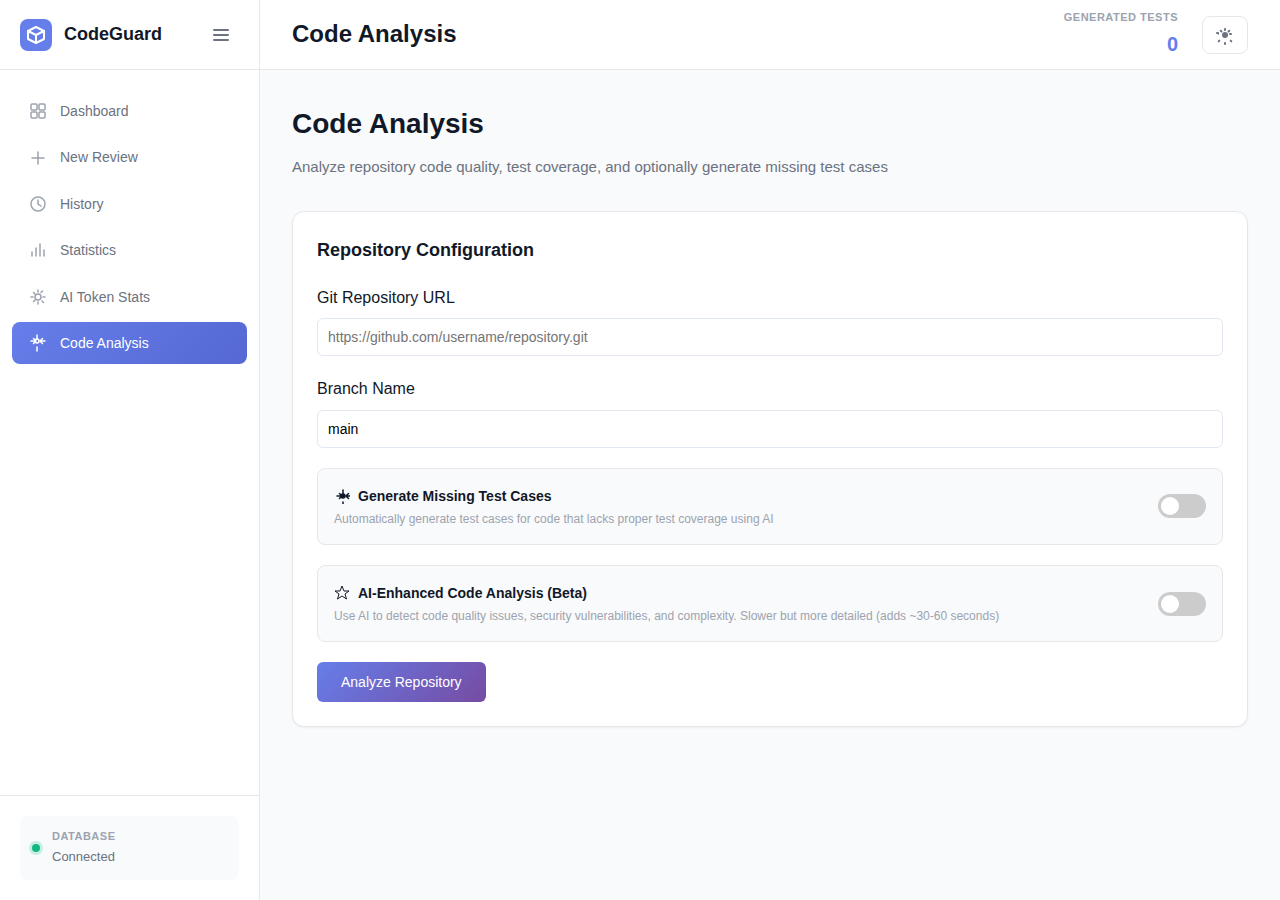
<file: static/test-generator.html>
<!DOCTYPE html>
<html lang="en">
<head>
    <meta charset="UTF-8">
    <meta name="viewport" content="width=device-width, initial-scale=1.0">
    <title>Code Analysis - CodeGuard</title>
    <link rel="stylesheet" href="/static/styles.css">
</head>
<body>
    <!-- Sidebar -->
    <aside class="sidebar" id="sidebar">
        <div class="sidebar-header">
            <div class="logo">
                <svg width="32" height="32" viewBox="0 0 32 32" fill="none">
                    <rect width="32" height="32" rx="8" fill="#667eea"/>
                    <path d="M16 8L8 12V20L16 24L24 20V12L16 8Z" stroke="white" stroke-width="2" stroke-linejoin="round"/>
                    <path d="M16 16L8 12M16 16L24 12M16 16V24" stroke="white" stroke-width="2" stroke-linecap="round"/>
                </svg>
                <span class="logo-text">CodeGuard</span>
            </div>
            <button class="sidebar-toggle" id="sidebarToggle" onclick="testGenApp.toggleSidebar()">
                <svg width="20" height="20" viewBox="0 0 20 20" fill="currentColor">
                    <path d="M3 5h14M3 10h14M3 15h14" stroke="currentColor" stroke-width="2" stroke-linecap="round"/>
                </svg>
            </button>
        </div>

        <nav class="sidebar-nav">
            <a href="/static/index.html#dashboard" class="nav-item">
                <svg class="nav-icon" width="20" height="20" viewBox="0 0 20 20" fill="none">
                    <rect x="3" y="3" width="6" height="6" rx="1" stroke="currentColor" stroke-width="1.5"/>
                    <rect x="11" y="3" width="6" height="6" rx="1" stroke="currentColor" stroke-width="1.5"/>
                    <rect x="3" y="11" width="6" height="6" rx="1" stroke="currentColor" stroke-width="1.5"/>
                    <rect x="11" y="11" width="6" height="6" rx="1" stroke="currentColor" stroke-width="1.5"/>
                </svg>
                <span class="nav-text">Dashboard</span>
            </a>
            <a href="/static/index.html#new-review" class="nav-item">
                <svg class="nav-icon" width="20" height="20" viewBox="0 0 20 20" fill="none">
                    <path d="M10 4v12m-6-6h12" stroke="currentColor" stroke-width="1.5" stroke-linecap="round"/>
                </svg>
                <span class="nav-text">New Review</span>
            </a>
            <a href="/static/index.html#history" class="nav-item">
                <svg class="nav-icon" width="20" height="20" viewBox="0 0 20 20" fill="none">
                    <circle cx="10" cy="10" r="7" stroke="currentColor" stroke-width="1.5"/>
                    <path d="M10 6v4l3 2" stroke="currentColor" stroke-width="1.5" stroke-linecap="round"/>
                </svg>
                <span class="nav-text">History</span>
            </a>
            <a href="/static/index.html#statistics" class="nav-item">
                <svg class="nav-icon" width="20" height="20" viewBox="0 0 20 20" fill="none">
                    <path d="M4 16v-4m4 4V8m4 8V4m4 12v-6" stroke="currentColor" stroke-width="1.5" stroke-linecap="round"/>
                </svg>
                <span class="nav-text">Statistics</span>
            </a>
            <a href="/static/ai-stats.html" class="nav-item">
                <svg class="nav-icon" width="20" height="20" viewBox="0 0 20 20" fill="none">
                    <circle cx="10" cy="10" r="3" stroke="currentColor" stroke-width="1.5"/>
                    <path d="M10 3v2m0 10v2m7-7h-2M5 10H3m12.5 5.5l-1.5-1.5M7 7L5.5 5.5m9-1.5L13 5.5M7 13l-1.5 1.5" stroke="currentColor" stroke-width="1.5" stroke-linecap="round"/>
                </svg>
                <span class="nav-text">AI Token Stats</span>
            </a>
            <a href="/static/test-generator.html" class="nav-item active">
                <svg class="nav-icon" width="20" height="20" viewBox="0 0 20 20" fill="none">
                    <path d="M9 2L9 6M9 14L9 18M3 8L7 8M13 8L17 8M5.5 5.5L8 8M12 8L14.5 5.5M5.5 10.5L8 8M12 8L14.5 10.5" stroke="currentColor" stroke-width="1.5" stroke-linecap="round"/>
                    <circle cx="9" cy="8" r="2" stroke="currentColor" stroke-width="1.5"/>
                </svg>
                <span class="nav-text">Code Analysis</span>
            </a>
        </nav>

        <div class="sidebar-footer">
            <div class="db-status">
                <div class="status-dot connected"></div>
                <div class="status-text">
                    <div class="status-label">Database</div>
                    <div class="status-value">Connected</div>
                </div>
            </div>
        </div>
    </aside>

    <!-- Main Content -->
    <main class="main-content" id="mainContent">
        <!-- Top Header Bar -->
        <header class="top-header">
            <div class="header-left">
                <h1 class="page-title">Code Analysis</h1>
            </div>
            <div class="header-right">
                <div class="header-stats">
                    <div class="header-stat-item">
                        <span class="header-stat-label">Generated Tests</span>
                        <span class="header-stat-value" id="headerGeneratedTests">0</span>
                    </div>
                </div>
                <button class="theme-toggle" id="themeToggle" title="Toggle Dark Mode">
                    <svg class="sun-icon" width="20" height="20" viewBox="0 0 20 20" fill="currentColor">
                        <path d="M10 3a1 1 0 011 1v1a1 1 0 11-2 0V4a1 1 0 011-1zm0 10a3 3 0 100-6 3 3 0 000 6zm0 4a1 1 0 011 1v1a1 1 0 11-2 0v-1a1 1 0 011-1zM4 10a1 1 0 01-1-1H2a1 1 0 110-2h1a1 1 0 011 1zm13-1a1 1 0 01-1 1h-1a1 1 0 110-2h1a1 1 0 011 1zM5.05 5.05a1 1 0 011.414 0l.707.707a1 1 0 01-1.414 1.414l-.707-.707a1 1 0 010-1.414zm9.9 9.9a1 1 0 011.414 0l.707.707a1 1 0 01-1.414 1.414l-.707-.707a1 1 0 010-1.414zm0-9.9a1 1 0 010 1.414l-.707.707a1 1 0 01-1.414-1.414l.707-.707a1 1 0 011.414 0zM5.05 14.95a1 1 0 010 1.414l-.707.707a1 1 0 01-1.414-1.414l.707-.707a1 1 0 011.414 0z"/>
                    </svg>
                    <svg class="moon-icon" width="20" height="20" viewBox="0 0 20 20" fill="currentColor">
                        <path d="M17.293 13.293A8 8 0 016.707 2.707a8.001 8.001 0 1010.586 10.586z"/>
                    </svg>
                </button>
            </div>
        </header>

        <section class="content-section active">
            <div class="section-header">
                <div>
                    <h2 class="section-title">Code Analysis</h2>
                    <p class="section-subtitle">Analyze repository code quality, test coverage, and optionally generate missing test cases</p>
                </div>
            </div>

            <!-- Input Form -->
            <div class="stats-card" style="margin-bottom: 24px;">
                <h3>Repository Configuration</h3>
                <form id="testGenForm" style="margin-top: 20px;">
                    <div class="form-group" style="margin-bottom: 20px;">
                        <label for="repoUrl" style="display: block; margin-bottom: 8px; font-weight: 500;">Git Repository URL</label>
                        <input
                            type="text"
                            id="repoUrl"
                            name="repoUrl"
                            placeholder="https://github.com/username/repository.git"
                            style="width: 100%; padding: 10px; border: 1px solid #e2e8f0; border-radius: 6px; font-size: 14px;"
                            required
                        >
                    </div>
                    <div class="form-group" style="margin-bottom: 20px;">
                        <label for="branchName" style="display: block; margin-bottom: 8px; font-weight: 500;">Branch Name</label>
                        <input
                            type="text"
                            id="branchName"
                            name="branchName"
                            placeholder="main"
                            value="main"
                            style="width: 100%; padding: 10px; border: 1px solid #e2e8f0; border-radius: 6px; font-size: 14px;"
                            required
                        >
                    </div>
                    <div class="form-group" style="margin-bottom: 20px;">
                        <div class="toggle-option">
                            <div class="toggle-info">
                                <label for="generateTests" class="toggle-label">
                                    <svg width="16" height="16" viewBox="0 0 16 16" fill="currentColor" style="margin-right: 8px;">
                                        <path d="M9 2L9 6M9 14L9 18M3 8L7 8M13 8L17 8M5.5 5.5L8 8M12 8L14.5 5.5M5.5 10.5L8 8M12 8L14.5 10.5" stroke="currentColor" stroke-width="1.5" stroke-linecap="round"/>
                                        <circle cx="9" cy="8" r="2" stroke="currentColor" stroke-width="1.5"/>
                                    </svg>
                                    Generate Missing Test Cases
                                </label>
                                <small class="toggle-hint">Automatically generate test cases for code that lacks proper test coverage using AI</small>
                            </div>
                            <label class="switch">
                                <input type="checkbox" id="generateTests">
                                <span class="slider"></span>
                            </label>
                        </div>
                    </div>
                    <div class="form-group" style="margin-bottom: 20px;">
                        <div class="toggle-option">
                            <div class="toggle-info">
                                <label for="aiAnalysis" class="toggle-label">
                                    <svg width="16" height="16" viewBox="0 0 16 16" fill="currentColor" style="margin-right: 8px;">
                                        <path d="M8 1L10 6L15 6L11 9L12.5 14L8 11L3.5 14L5 9L1 6L6 6L8 1Z" stroke="currentColor" stroke-width="1" fill="none"/>
                                    </svg>
                                    AI-Enhanced Code Analysis (Beta)
                                </label>
                                <small class="toggle-hint">Use AI to detect code quality issues, security vulnerabilities, and complexity. Slower but more detailed (adds ~30-60 seconds)</small>
                            </div>
                            <label class="switch">
                                <input type="checkbox" id="aiAnalysis">
                                <span class="slider"></span>
                            </label>
                        </div>
                    </div>
                    <button
                        type="submit"
                        id="analyzeBtn"
                        style="background: linear-gradient(135deg, #667eea 0%, #764ba2 100%); color: white; padding: 12px 24px; border: none; border-radius: 6px; font-size: 14px; font-weight: 500; cursor: pointer; transition: transform 0.2s;"
                    >
                        Analyze Repository
                    </button>
                </form>
            </div>

            <!-- Progress Section -->
            <div id="progressSection" class="stats-card" style="display: none; margin-bottom: 24px;">
                <h3>Progress</h3>
                <div style="margin-top: 16px;">
                    <div id="progressMessage" style="margin-bottom: 12px; color: #4a5568;"></div>
                    <div style="background: #e2e8f0; height: 8px; border-radius: 4px; overflow: hidden;">
                        <div id="progressBar" style="background: linear-gradient(90deg, #667eea 0%, #764ba2 100%); height: 100%; width: 0%; transition: width 0.3s;"></div>
                    </div>
                    <div id="progressPercent" style="margin-top: 8px; font-size: 14px; color: #718096;"></div>
                </div>
            </div>

            <!-- Code Analysis Results -->
            <div id="analysisSection" class="stats-card" style="display: none; margin-bottom: 24px;">
                <h3>Code Analysis Report</h3>
                <div id="analysisContainer" style="margin-top: 16px;">
                    <!-- Analysis results will be displayed here -->
                    <div class="stats-grid" style="margin-bottom: 20px;">
                        <div class="stat-card">
                            <div class="stat-content">
                                <h3>Total Files</h3>
                                <p class="stat-value" id="totalFiles">-</p>
                            </div>
                        </div>
                        <div class="stat-card">
                            <div class="stat-content">
                                <h3>Code Files</h3>
                                <p class="stat-value" id="codeFiles">-</p>
                            </div>
                        </div>
                        <div class="stat-card">
                            <div class="stat-content">
                                <h3>Test Files</h3>
                                <p class="stat-value" id="testFiles">-</p>
                            </div>
                        </div>
                        <div class="stat-card">
                            <div class="stat-content">
                                <h3>Test Coverage</h3>
                                <p class="stat-value" id="testCoverage">-</p>
                            </div>
                        </div>
                    </div>
                    <div id="issuesContainer" style="margin-top: 20px;">
                        <!-- Issues will be displayed here -->
                    </div>
                </div>
            </div>

            <!-- Test Cases Results -->
            <div id="testsSection" class="stats-card" style="display: none;">
                <div class="table-header-with-toggle">
                    <h3>Generated Test Cases</h3>
                    <button id="downloadBtn" onclick="testGenApp.downloadTests()" style="background: #48bb78; color: white; padding: 8px 16px; border: none; border-radius: 6px; font-size: 14px; cursor: pointer;">
                        Download Tests
                    </button>
                </div>
                <div id="testCasesContainer" style="margin-top: 16px;">
                    <!-- Test cases will be displayed here -->
                </div>
            </div>
        </section>
    </main>

    <script src="/static/test-generator.js"></script>
</body>
</html>
</file>
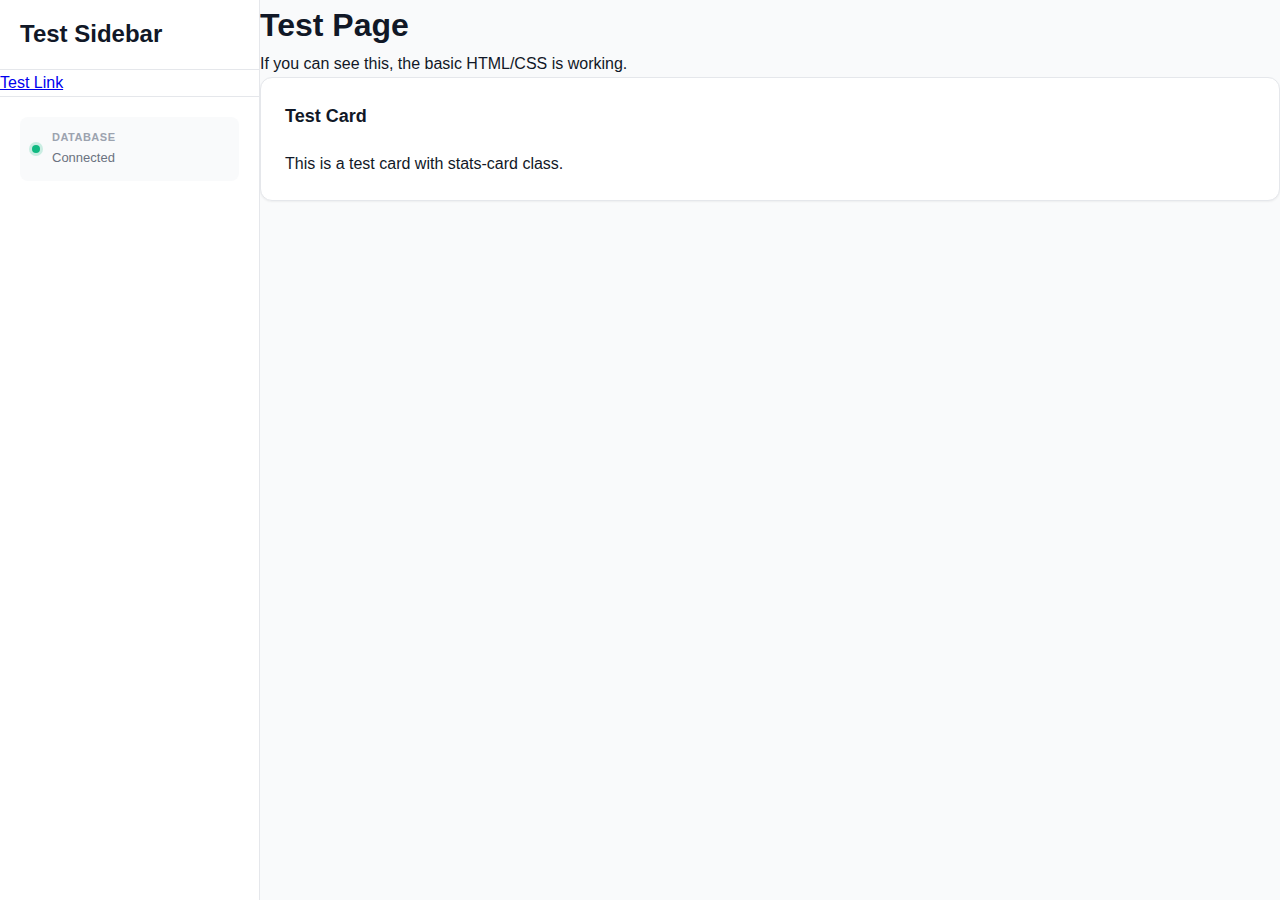
<file: static/test-page.html>
<!DOCTYPE html>
<html lang="en">
<head>
    <meta charset="UTF-8">
    <meta name="viewport" content="width=device-width, initial-scale=1.0">
    <title>Test Page</title>
    <link rel="stylesheet" href="/static/styles.css">
</head>
<body>
    <aside class="sidebar">
        <nav>
            <div class="sidebar-header">
                <h2>Test Sidebar</h2>
            </div>
            <ul class="nav-menu">
                <li><a href="#">Test Link</a></li>
            </ul>
        </nav>
        <div class="sidebar-footer">
            <div class="db-status">
                <div class="status-dot connected"></div>
                <div class="status-text">
                    <div class="status-label">Database</div>
                    <div class="status-value">Connected</div>
                </div>
            </div>
        </div>
    </aside>

    <main class="main-content">
        <h1>Test Page</h1>
        <p>If you can see this, the basic HTML/CSS is working.</p>

        <div class="stats-card">
            <h3>Test Card</h3>
            <p>This is a test card with stats-card class.</p>
        </div>
    </main>

    <script>
        console.log('Test page JavaScript loaded');
        document.addEventListener('DOMContentLoaded', () => {
            console.log('DOM Content Loaded');
        });
    </script>
</body>
</html>
</file>
<file: static/styles.css>
/* Professional Dashboard Styles - Asana-inspired */

/* Reset and Base */
* {
    margin: 0;
    padding: 0;
    box-sizing: border-box;
}

:root {
    --primary-color: #667eea;
    --primary-dark: #5568d3;
    --success-color: #10b981;
    --warning-color: #f59e0b;
    --danger-color: #ef4444;
    --info-color: #3b82f6;
    --bg-color: #f9fafb;
    --sidebar-bg: #ffffff;
    --sidebar-width: 260px;
    --header-height: 70px;
    --text-primary: #111827;
    --text-secondary: #6b7280;
    --text-tertiary: #9ca3af;
    --border-color: #e5e7eb;
    --shadow-sm: 0 1px 2px 0 rgba(0, 0, 0, 0.05);
    --shadow-md: 0 4px 6px -1px rgba(0, 0, 0, 0.1);
    --shadow-lg: 0 10px 15px -3px rgba(0, 0, 0, 0.1);
    --shadow-xl: 0 20px 25px -5px rgba(0, 0, 0, 0.1);
    --card-bg: #ffffff;
    --input-bg: #ffffff;
    --code-bg: #f3f4f6;
}

/* Dark Mode Theme */
body.dark-mode {
    --bg-color: #0f172a;
    --sidebar-bg: #1e293b;
    --card-bg: #1e293b;
    --text-primary: #f1f5f9;
    --text-secondary: #cbd5e1;
    --text-tertiary: #94a3b8;
    --border-color: #334155;
    --shadow-sm: 0 1px 2px 0 rgba(0, 0, 0, 0.3);
    --shadow-md: 0 4px 6px -1px rgba(0, 0, 0, 0.4);
    --shadow-lg: 0 10px 15px -3px rgba(0, 0, 0, 0.5);
    --shadow-xl: 0 20px 25px -5px rgba(0, 0, 0, 0.6);
    --input-bg: #334155;
    --code-bg: #1e293b;
}

/* Dark mode adjustments for specific elements */
body.dark-mode .sidebar {
    box-shadow: 2px 0 8px rgba(0, 0, 0, 0.3);
}

body.dark-mode .nav-item:hover {
    background: rgba(102, 126, 234, 0.15);
}

body.dark-mode .nav-item.active {
    background: rgba(102, 126, 234, 0.2);
}

body.dark-mode code {
    background: var(--code-bg);
    color: #e2e8f0;
}

body.dark-mode pre {
    background: var(--code-bg);
    border-color: var(--border-color);
}

body.dark-mode .metric-card {
    border: 1px solid var(--border-color);
}

body.dark-mode .btn-primary {
    box-shadow: 0 4px 12px rgba(102, 126, 234, 0.4);
}

body.dark-mode .btn-primary:hover {
    box-shadow: 0 6px 16px rgba(102, 126, 234, 0.5);
}

body.dark-mode .form-input,
body.dark-mode .form-textarea {
    background: var(--input-bg);
    border-color: var(--border-color);
    color: var(--text-primary);
}

body.dark-mode .form-input:focus,
body.dark-mode .form-textarea:focus {
    border-color: var(--primary-color);
    background: #475569;
}

body.dark-mode .slider {
    background-color: #475569;
}

body.dark-mode input:checked + .slider {
    background-color: var(--primary-color);
}

body.dark-mode .modal-content {
    background: #1e293b;
    border: 1px solid var(--border-color);
}

body.dark-mode .modal-header {
    border-bottom-color: var(--border-color);
}

body.dark-mode .badge {
    background: rgba(102, 126, 234, 0.2);
    color: #a5b4fc;
}

body.dark-mode .status-dot.connected {
    background: var(--success-color);
    box-shadow: 0 0 8px rgba(16, 185, 129, 0.6);
}

body.dark-mode .sun-icon {
    display: none;
}

body.dark-mode .moon-icon {
    display: block;
}

body:not(.dark-mode) .sun-icon {
    display: block;
}

body:not(.dark-mode) .moon-icon {
    display: none;
}

body {
    font-family: -apple-system, BlinkMacSystemFont, 'Segoe UI', 'Roboto', 'Oxygen', 'Ubuntu', 'Cantarell', sans-serif;
    background: var(--bg-color);
    color: var(--text-primary);
    line-height: 1.6;
    overflow-x: hidden;
}

/* Sidebar Navigation */
.sidebar {
    position: fixed;
    left: 0;
    top: 0;
    bottom: 0;
    width: var(--sidebar-width);
    background: var(--sidebar-bg);
    border-right: 1px solid var(--border-color);
    display: flex;
    flex-direction: column;
    z-index: 1000;
    transition: width 0.3s ease, transform 0.3s ease;
}

.sidebar.collapsed {
    width: 72px;
}

.sidebar.collapsed .nav-text,
.sidebar.collapsed .logo-text,
.sidebar.collapsed .status-text {
    opacity: 0;
    width: 0;
    overflow: hidden;
}

.sidebar.collapsed .nav-item {
    justify-content: center;
}

.sidebar.collapsed .db-status {
    justify-content: center;
}

.sidebar-header {
    height: var(--header-height);
    padding: 0 20px;
    display: flex;
    align-items: center;
    justify-content: space-between;
    border-bottom: 1px solid var(--border-color);
}

.logo {
    display: flex;
    align-items: center;
    gap: 12px;
}

.logo-text {
    font-size: 18px;
    font-weight: 700;
    color: var(--text-primary);
}

.sidebar-toggle {
    display: flex;
    background: none;
    border: none;
    color: var(--text-secondary);
    cursor: pointer;
    padding: 8px;
    border-radius: 6px;
    transition: background 0.2s;
}

.sidebar-toggle:hover {
    background: var(--bg-color);
}

.sidebar-nav {
    flex: 1;
    padding: 20px 12px;
    overflow-y: auto;
}

.nav-item {
    display: flex;
    align-items: center;
    gap: 12px;
    padding: 10px 16px;
    margin-bottom: 4px;
    border-radius: 8px;
    color: var(--text-secondary);
    text-decoration: none;
    font-weight: 500;
    font-size: 14px;
    transition: all 0.2s;
    cursor: pointer;
}

.nav-item:hover {
    background: var(--bg-color);
    color: var(--text-primary);
}

.nav-item.active {
    background: linear-gradient(135deg, var(--primary-color), var(--primary-dark));
    color: white;
}

.nav-item.active .nav-icon {
    color: white;
}

.nav-icon {
    flex-shrink: 0;
    color: var(--text-tertiary);
    transition: color 0.2s;
}

.nav-text {
    flex: 1;
    transition: opacity 0.2s, width 0.2s;
    white-space: nowrap;
}

.sidebar-footer {
    padding: 20px;
    border-top: 1px solid var(--border-color);
}

.db-status {
    display: flex;
    align-items: center;
    gap: 12px;
    padding: 12px;
    background: var(--bg-color);
    border-radius: 8px;
}

.status-dot {
    width: 8px;
    height: 8px;
    border-radius: 50%;
    background: var(--text-tertiary);
    flex-shrink: 0;
}

.status-dot.connected {
    background: var(--success-color);
    box-shadow: 0 0 0 3px rgba(16, 185, 129, 0.2);
}

.status-dot.disconnected {
    background: var(--danger-color);
}

.status-text {
    flex: 1;
}

.status-label {
    font-size: 11px;
    font-weight: 600;
    text-transform: uppercase;
    color: var(--text-tertiary);
    letter-spacing: 0.5px;
}

.status-value {
    font-size: 13px;
    font-weight: 500;
    color: var(--text-secondary);
    margin-top: 2px;
}

/* Main Content */
.main-content {
    margin-left: var(--sidebar-width);
    min-height: 100vh;
    transition: margin-left 0.3s ease;
}

.sidebar.collapsed ~ .main-content {
    margin-left: 72px;
}

.top-header {
    height: var(--header-height);
    background: var(--card-bg);
    border-bottom: 1px solid var(--border-color);
    padding: 0 32px;
    display: flex;
    align-items: center;
    justify-content: space-between;
    position: sticky;
    top: 0;
    z-index: 100;
}

.header-left {
    flex: 1;
}

.page-title {
    font-size: 24px;
    font-weight: 700;
    color: var(--text-primary);
}

.header-right {
    display: flex;
    align-items: center;
    gap: 24px;
}

.header-stats {
    display: flex;
    gap: 24px;
}

.header-stat-item {
    display: flex;
    flex-direction: column;
    align-items: flex-end;
}

.header-stat-label {
    font-size: 11px;
    font-weight: 600;
    text-transform: uppercase;
    color: var(--text-tertiary);
    letter-spacing: 0.5px;
}

.header-stat-value {
    font-size: 20px;
    font-weight: 700;
    color: var(--primary-color);
    margin-top: 2px;
}

/* Theme Toggle Button */
.theme-toggle {
    background: transparent;
    border: 1px solid var(--border-color);
    border-radius: 8px;
    padding: 8px 12px;
    cursor: pointer;
    display: flex;
    align-items: center;
    justify-content: center;
    color: var(--text-secondary);
    transition: all 0.2s ease;
}

.theme-toggle:hover {
    background: var(--bg-color);
    border-color: var(--primary-color);
    color: var(--primary-color);
}

.theme-toggle svg {
    transition: transform 0.3s ease;
}

.theme-toggle:hover svg {
    transform: rotate(15deg);
}

/* Content Sections */
.content-section {
    display: none;
    padding: 32px;
    animation: fadeIn 0.3s ease;
}

.content-section.active {
    display: block;
}

.section-header {
    display: flex;
    justify-content: space-between;
    align-items: flex-start;
    margin-bottom: 32px;
    gap: 24px;
    flex-wrap: wrap;
}

.section-title {
    font-size: 28px;
    font-weight: 700;
    color: var(--text-primary);
    margin-bottom: 8px;
}

.section-subtitle {
    font-size: 15px;
    color: var(--text-secondary);
}

/* Modern Stats Grid */
.stats-grid-main {
    display: grid;
    grid-template-columns: repeat(auto-fit, minmax(260px, 1fr));
    gap: 20px;
    margin-bottom: 32px;
}

.stat-card-modern {
    background: var(--card-bg);
    border: 1px solid var(--border-color);
    border-radius: 12px;
    padding: 20px;
    transition: all 0.2s;
}

.stat-card-modern:hover {
    box-shadow: var(--shadow-lg);
    transform: translateY(-2px);
}

.stat-card-header {
    display: flex;
    align-items: flex-start;
    gap: 16px;
    margin-bottom: 16px;
}

.stat-icon-wrapper {
    width: 48px;
    height: 48px;
    border-radius: 10px;
    display: flex;
    align-items: center;
    justify-content: center;
    flex-shrink: 0;
}

.stat-icon-primary {
    background: linear-gradient(135deg, rgba(102, 126, 234, 0.1), rgba(102, 126, 234, 0.2));
    color: var(--primary-color);
}

.stat-icon-success {
    background: linear-gradient(135deg, rgba(16, 185, 129, 0.1), rgba(16, 185, 129, 0.2));
    color: var(--success-color);
}

.stat-icon-warning {
    background: linear-gradient(135deg, rgba(245, 158, 11, 0.1), rgba(245, 158, 11, 0.2));
    color: var(--warning-color);
}

.stat-icon-info {
    background: linear-gradient(135deg, rgba(59, 130, 246, 0.1), rgba(59, 130, 246, 0.2));
    color: var(--info-color);
}

.stat-card-info {
    flex: 1;
}

.stat-label {
    font-size: 13px;
    font-weight: 600;
    color: var(--text-secondary);
    text-transform: uppercase;
    letter-spacing: 0.5px;
    margin-bottom: 8px;
}

.stat-value {
    font-size: 32px;
    font-weight: 700;
    color: var(--text-primary);
    line-height: 1;
}

.stat-value-small {
    font-size: 20px;
}

.stat-card-footer {
    padding-top: 12px;
    border-top: 1px solid var(--border-color);
}

.stat-trend {
    font-size: 13px;
    color: var(--text-tertiary);
    font-weight: 500;
}

.stat-trend-up {
    color: var(--success-color);
}

/* Form Styles */
.form-card {
    background: var(--card-bg);
    border: 1px solid var(--border-color);
    border-radius: 12px;
    padding: 32px;
    max-width: 600px;
}

.form-group {
    margin-bottom: 24px;
}

.form-label {
    display: flex;
    align-items: center;
    font-size: 14px;
    font-weight: 600;
    color: var(--text-primary);
    margin-bottom: 8px;
}

.form-input {
    width: 100%;
    padding: 12px 16px;
    border: 1px solid var(--border-color);
    border-radius: 8px;
    font-size: 15px;
    color: var(--text-primary);
    transition: all 0.2s;
}

.form-input:focus {
    outline: none;
    border-color: var(--primary-color);
    box-shadow: 0 0 0 3px rgba(102, 126, 234, 0.1);
}

.form-input::placeholder {
    color: var(--text-tertiary);
}

.form-hint {
    display: block;
    margin-top: 6px;
    font-size: 13px;
    color: var(--text-secondary);
    line-height: 1.4;
}

.btn-primary {
    display: flex;
    align-items: center;
    justify-content: center;
    width: 100%;
    padding: 14px 24px;
    background: linear-gradient(135deg, var(--primary-color), var(--primary-dark));
    color: white;
    border: none;
    border-radius: 8px;
    font-size: 15px;
    font-weight: 600;
    cursor: pointer;
    transition: all 0.2s;
    box-shadow: var(--shadow-md);
}

.btn-primary:hover {
    transform: translateY(-1px);
    box-shadow: var(--shadow-lg);
}

.btn-primary:active {
    transform: translateY(0);
}

/* Professional Progress Section */
.progress-section-modern {
    background: var(--card-bg);
    border: 1px solid var(--border-color);
    border-radius: 12px;
    padding: 32px;
    margin-bottom: 32px;
}

.progress-header {
    display: flex;
    justify-content: space-between;
    align-items: center;
    margin-bottom: 24px;
}

.progress-title {
    font-size: 20px;
    font-weight: 700;
    color: var(--text-primary);
}

.progress-stats {
    display: flex;
    gap: 24px;
    align-items: center;
}

.progress-current,
.progress-percent {
    font-size: 14px;
    font-weight: 600;
    color: var(--text-secondary);
}

.progress-percent {
    color: var(--primary-color);
    font-size: 18px;
}

/* Modern Progress Track */
.progress-track {
    height: 8px;
    background: #e5e7eb;
    border-radius: 10px;
    overflow: hidden;
    margin-bottom: 32px;
    position: relative;
}

.progress-fill {
    height: 100%;
    background: linear-gradient(90deg, var(--primary-color), var(--primary-dark));
    border-radius: 10px;
    width: 0%;
    transition: width 0.5s cubic-bezier(0.4, 0, 0.2, 1);
    position: relative;
}

.progress-fill::after {
    content: '';
    position: absolute;
    top: 0;
    right: 0;
    bottom: 0;
    left: 0;
    background: linear-gradient(90deg, transparent, rgba(255, 255, 255, 0.3), transparent);
    animation: shimmer 2s infinite;
}

/* Horizontal Timeline - Professional */
.timeline-horizontal {
    display: flex;
    justify-content: space-between;
    align-items: flex-start;
    padding: 20px 0;
    overflow-x: auto;
    gap: 0;
}

.timeline-step-horizontal {
    display: flex;
    flex-direction: column;
    align-items: center;
    position: relative;
    flex: 1;
    min-width: 80px;
}

.timeline-step-horizontal:last-child .step-connector {
    display: none;
}

.step-marker-horizontal {
    width: 40px;
    height: 40px;
    border-radius: 50%;
    background: var(--bg-color);
    border: 3px solid var(--border-color);
    display: flex;
    align-items: center;
    justify-content: center;
    position: relative;
    z-index: 2;
    transition: all 0.3s;
    margin-bottom: 12px;
}

.step-number {
    font-size: 14px;
    font-weight: 700;
    color: var(--text-tertiary);
    transition: color 0.3s;
}

.step-connector {
    position: absolute;
    top: 20px;
    left: 50%;
    width: 100%;
    height: 3px;
    background: var(--border-color);
    z-index: 1;
    transition: background 0.3s;
}

.step-label {
    font-size: 12px;
    font-weight: 600;
    color: var(--text-tertiary);
    text-align: center;
    transition: color 0.3s;
    display: flex;
    flex-direction: column;
    align-items: center;
    gap: 4px;
}

.step-name {
    display: block;
}

.step-version-badge {
    display: inline-block;
    padding: 2px 6px;
    background: linear-gradient(135deg, #667eea, #764ba2);
    color: white;
    font-size: 9px;
    font-weight: 600;
    border-radius: 8px;
    white-space: nowrap;
    opacity: 0.85;
    transition: all 0.2s;
    cursor: pointer;
}

.step-version-badge:hover {
    opacity: 1;
    transform: translateY(-1px);
    box-shadow: 0 2px 8px rgba(102, 126, 234, 0.4);
}

.timeline-step-horizontal.step-active .step-version-badge {
    opacity: 1;
    box-shadow: 0 2px 8px rgba(102, 126, 234, 0.3);
}

.step-description {
    display: none !important;
}

/* Step States */
.timeline-step-horizontal.step-pending .step-marker-horizontal {
    background: var(--bg-color);
    border-color: var(--border-color);
}

.timeline-step-horizontal.step-pending .step-number {
    color: var(--text-tertiary);
}

.timeline-step-horizontal.step-pending .step-label {
    color: var(--text-tertiary);
}

.timeline-step-horizontal.step-active .step-marker-horizontal {
    background: var(--primary-color);
    border-color: var(--primary-color);
    box-shadow: 0 0 0 4px rgba(102, 126, 234, 0.2);
}

.timeline-step-horizontal.step-active .step-number {
    color: white;
}

.timeline-step-horizontal.step-active .step-label {
    color: var(--primary-color);
}

.timeline-step-horizontal.step-active .step-pulse-horizontal {
    display: block;
}

.timeline-step-horizontal.step-completed .step-marker-horizontal {
    background: var(--success-color);
    border-color: var(--success-color);
}

.timeline-step-horizontal.step-completed .step-number {
    color: white;
}

.timeline-step-horizontal.step-completed .step-label {
    color: var(--success-color);
}

.timeline-step-horizontal.step-completed .step-connector {
    background: var(--success-color);
}

/* Disabled Step Styles */
.timeline-step-horizontal.step-disabled {
    opacity: 0.4;
    pointer-events: none;
}

.timeline-step-horizontal.step-disabled .step-marker-horizontal {
    background: #f3f4f6;
    border-color: #d1d5db;
}

.timeline-step-horizontal.step-disabled .step-number {
    color: #9ca3af;
}

.timeline-step-horizontal.step-disabled .step-label {
    color: #9ca3af;
    text-decoration: line-through;
}

.timeline-step-horizontal.step-disabled .step-connector {
    background: #e5e7eb;
}

.timeline-step-horizontal.step-disabled .step-version-badge {
    opacity: 0.5;
}

.timeline-step-horizontal.step-disabled .step-description {
    color: #9ca3af;
    font-style: italic;
}

.step-pulse-horizontal {
    display: none;
    position: absolute;
    top: -3px;
    left: -3px;
    right: -3px;
    bottom: -3px;
    border-radius: 50%;
    background: var(--primary-color);
    animation: pulse 2s infinite;
    z-index: -1;
}

/* Progress Orientation Toggle */
.progress-orientation-toggle {
    background: transparent;
    border: 2px solid var(--border-color);
    border-radius: 8px;
    padding: 8px;
    cursor: pointer;
    display: flex;
    align-items: center;
    justify-content: center;
    transition: all 0.2s ease;
    color: var(--text-secondary);
}

.progress-orientation-toggle:hover {
    border-color: var(--primary-color);
    background: rgba(102, 126, 234, 0.05);
    color: var(--primary-color);
}

/* Sticky Progress Bar */
.progress-section-modern.sticky {
    position: sticky;
    top: 0;
    z-index: 1000;
    box-shadow: 0 4px 12px rgba(0, 0, 0, 0.1);
    margin-bottom: 0;
    border-radius: 0;
}

body.dark-mode .progress-section-modern.sticky {
    box-shadow: 0 4px 12px rgba(0, 0, 0, 0.3);
}

/* Current Stage Description */
.current-stage-description {
    background: linear-gradient(135deg, #667eea15 0%, #764ba215 100%);
    border: 1px solid rgba(102, 126, 234, 0.2);
    border-radius: 12px;
    padding: 20px;
    margin-bottom: 24px;
    display: flex;
    align-items: center;
    gap: 16px;
}

body.dark-mode .current-stage-description {
    background: linear-gradient(135deg, #667eea20 0%, #764ba220 100%);
}

.stage-desc-icon {
    position: relative;
    width: 48px;
    height: 48px;
    display: flex;
    align-items: center;
    justify-content: center;
}

.pulse-ring {
    position: absolute;
    width: 100%;
    height: 100%;
    border: 3px solid var(--primary-color);
    border-radius: 50%;
    animation: pulse-ring 2s infinite;
}

@keyframes pulse-ring {
    0% {
        transform: scale(1);
        opacity: 1;
    }
    100% {
        transform: scale(1.5);
        opacity: 0;
    }
}

.stage-desc-icon svg {
    color: var(--primary-color);
    z-index: 1;
}

.stage-desc-content {
    flex: 1;
}

.stage-desc-title {
    font-size: 16px;
    font-weight: 700;
    color: var(--text-primary);
    margin-bottom: 4px;
}

.stage-desc-text {
    font-size: 14px;
    color: var(--text-secondary);
}

/* Vertical Timeline */
.timeline-vertical {
    display: flex;
    flex-direction: column;
    gap: 0;
    padding: 20px 0;
}

.timeline-step-vertical {
    display: flex;
    gap: 16px;
    position: relative;
    padding-bottom: 32px;
}

.timeline-step-vertical:last-child {
    padding-bottom: 0;
}

.timeline-step-vertical:last-child .step-connector-vertical {
    display: none;
}

.step-marker-vertical {
    width: 40px;
    height: 40px;
    border-radius: 50%;
    background: var(--bg-color);
    border: 3px solid var(--border-color);
    display: flex;
    align-items: center;
    justify-content: center;
    position: relative;
    z-index: 2;
    transition: all 0.3s;
    flex-shrink: 0;
}

.step-connector-vertical {
    position: absolute;
    top: 40px;
    left: 20px;
    width: 3px;
    height: calc(100% - 8px);
    background: var(--border-color);
    z-index: 1;
    transition: background 0.3s;
}

.step-content-vertical {
    flex: 1;
    padding-top: 4px;
}

.step-content-vertical .step-label {
    font-size: 14px;
    font-weight: 600;
    color: var(--text-secondary);
    margin-bottom: 4px;
    display: flex;
    align-items: center;
    gap: 8px;
}

.step-content-vertical .step-description {
    font-size: 13px;
    color: var(--text-tertiary);
    display: block !important;
}

.step-version-badge-small {
    display: inline-block;
    padding: 2px 6px;
    background: linear-gradient(135deg, #667eea, #764ba2);
    color: white;
    font-size: 9px;
    font-weight: 600;
    border-radius: 6px;
}

/* Vertical Timeline States */
.timeline-step-vertical.step-pending .step-marker-vertical {
    background: var(--bg-color);
    border-color: var(--border-color);
}

.timeline-step-vertical.step-pending .step-number {
    color: var(--text-tertiary);
}

.timeline-step-vertical.step-active .step-marker-vertical {
    background: var(--primary-color);
    border-color: var(--primary-color);
    box-shadow: 0 0 0 4px rgba(102, 126, 234, 0.2);
}

.timeline-step-vertical.step-active .step-number {
    color: white;
}

.timeline-step-vertical.step-active .step-content-vertical .step-label {
    color: var(--primary-color);
}

.timeline-step-vertical.step-active .step-pulse-vertical {
    display: block;
}

.timeline-step-vertical.step-completed .step-marker-vertical {
    background: var(--success-color);
    border-color: var(--success-color);
}

.timeline-step-vertical.step-completed .step-number {
    color: white;
}

.timeline-step-vertical.step-completed .step-connector-vertical {
    background: var(--success-color);
}

.timeline-step-vertical.step-completed .step-content-vertical .step-label {
    color: var(--success-color);
}

.timeline-step-vertical.step-skipped .step-marker-vertical {
    background: #f3f4f6;
    border-color: #d1d5db;
}

.timeline-step-vertical.step-skipped .step-number {
    color: #9ca3af;
}

.timeline-step-vertical.step-skipped .step-content-vertical .step-label {
    color: #9ca3af;
    text-decoration: line-through;
}

.timeline-step-vertical.step-disabled .step-marker-vertical {
    background: #f9fafb;
    border-color: #e5e7eb;
    opacity: 0.5;
}

.timeline-step-vertical.step-disabled .step-number {
    color: #d1d5db;
}

.timeline-step-vertical.step-disabled .step-content-vertical .step-label {
    color: #d1d5db;
}

.step-pulse-vertical {
    display: none;
    position: absolute;
    top: -3px;
    left: -3px;
    right: -3px;
    bottom: -3px;
    border-radius: 50%;
    background: var(--primary-color);
    animation: pulse 2s infinite;
    z-index: -1;
}

/* Animations */
@keyframes fadeIn {
    from {
        opacity: 0;
        transform: translateY(10px);
    }
    to {
        opacity: 1;
        transform: translateY(0);
    }
}

@keyframes shimmer {
    0% {
        transform: translateX(-100%);
    }
    100% {
        transform: translateX(100%);
    }
}

@keyframes pulse {
    0%, 100% {
        opacity: 0;
        transform: scale(1);
    }
    50% {
        opacity: 0.3;
        transform: scale(1.5);
    }
}

/* Utility Classes */
.hidden {
    display: none !important;
}

/* ============================================
   PROFESSIONAL REVIEW RESULTS STYLES
   ============================================ */

/* Professional Header */
.review-header-pro {
    display: flex;
    justify-content: space-between;
    align-items: flex-start;
    padding: 32px;
    background: linear-gradient(135deg, #667eea 0%, #764ba2 100%);
    color: white;
    border-radius: 12px;
    margin-bottom: 32px;
    box-shadow: 0 10px 40px rgba(102, 126, 234, 0.2);
}

.review-header-left {
    flex: 1;
}

.review-title-pro {
    font-size: 32px;
    font-weight: 700;
    margin: 0 0 12px 0;
    color: white;
}

.review-meta {
    display: flex;
    gap: 24px;
    margin-top: 12px;
}

.review-meta-item {
    display: flex;
    align-items: center;
    gap: 8px;
    color: rgba(255, 255, 255, 0.9);
    font-size: 14px;
}

.review-meta-item svg {
    opacity: 0.8;
}

.review-header-right {
    display: flex;
    align-items: center;
}

.review-status-badge {
    display: flex;
    align-items: center;
    gap: 10px;
    background: rgba(255, 255, 255, 0.2);
    backdrop-filter: blur(10px);
    padding: 12px 20px;
    border-radius: 50px;
    border: 1px solid rgba(255, 255, 255, 0.3);
}

.status-indicator {
    width: 12px;
    height: 12px;
    border-radius: 50%;
    animation: statusPulse 2s ease-in-out infinite;
}

.status-indicator.status-success {
    background: #10b981;
    box-shadow: 0 0 0 0 rgba(16, 185, 129, 0.7);
}

.status-indicator.status-warning {
    background: #f59e0b;
    box-shadow: 0 0 0 0 rgba(245, 158, 11, 0.7);
}

.status-indicator.status-error {
    background: #ef4444;
    box-shadow: 0 0 0 0 rgba(239, 68, 68, 0.7);
}

@keyframes statusPulse {
    0%, 100% {
        box-shadow: 0 0 0 0 rgba(16, 185, 129, 0.7);
    }
    50% {
        box-shadow: 0 0 0 8px rgba(16, 185, 129, 0);
    }
}

.status-text {
    font-weight: 600;
    font-size: 15px;
    color: white;
}

/* Executive Summary Box */
.executive-summary-box {
    background: linear-gradient(135deg, #f6f8fb 0%, #ffffff 100%);
    border: 1px solid #e5e7eb;
    border-left: 4px solid #667eea;
    border-radius: 8px;
    padding: 24px;
    margin-bottom: 32px;
    box-shadow: 0 2px 8px rgba(0, 0, 0, 0.05);
}

body.dark-mode .executive-summary-box {
    background: linear-gradient(135deg, #1f2937 0%, #111827 100%);
    border-color: #374151;
    border-left-color: #667eea;
}

.executive-title {
    font-size: 18px;
    font-weight: 700;
    color: #1f2937;
    margin: 0 0 12px 0;
    display: flex;
    align-items: center;
    gap: 8px;
}

body.dark-mode .executive-title {
    color: #f3f4f6;
}

.executive-title::before {
    content: '📋';
    font-size: 20px;
}

.executive-content {
    color: #4b5563;
    font-size: 15px;
    line-height: 1.6;
}

body.dark-mode .executive-content {
    color: #d1d5db;
}

/* Professional Metrics Dashboard */
.metrics-dashboard-pro {
    display: grid;
    grid-template-columns: repeat(auto-fit, minmax(240px, 1fr));
    gap: 20px;
    margin-bottom: 32px;
}

.metric-card-pro {
    background: white;
    border: 1px solid #e5e7eb;
    border-radius: 12px;
    padding: 24px;
    transition: all 0.3s ease;
    position: relative;
    overflow: hidden;
}

body.dark-mode .metric-card-pro {
    background: #1f2937;
    border-color: #374151;
}

.metric-card-pro::before {
    content: '';
    position: absolute;
    top: 0;
    left: 0;
    right: 0;
    height: 4px;
    background: linear-gradient(90deg, #667eea 0%, #764ba2 100%);
    opacity: 0;
    transition: opacity 0.3s ease;
}

.metric-card-pro:hover::before {
    opacity: 1;
}

.metric-card-pro:hover {
    transform: translateY(-4px);
    box-shadow: 0 12px 24px rgba(0, 0, 0, 0.1);
}

.metric-card-pro.clickable-metric {
    cursor: pointer;
}

.metric-header-pro {
    display: flex;
    align-items: center;
    gap: 12px;
    margin-bottom: 16px;
}

.metric-icon-pro {
    color: #667eea;
}

.metric-label-pro {
    font-size: 14px;
    font-weight: 600;
    color: #6b7280;
    text-transform: uppercase;
    letter-spacing: 0.5px;
}

body.dark-mode .metric-label-pro {
    color: #9ca3af;
}

.metric-value-pro {
    font-size: 36px;
    font-weight: 700;
    color: #1f2937;
    margin-bottom: 4px;
}

body.dark-mode .metric-value-pro {
    color: #f3f4f6;
}

.metric-detail-pro {
    font-size: 13px;
    color: #6b7280;
}

body.dark-mode .metric-detail-pro {
    color: #9ca3af;
}

.metric-action {
    margin-top: 12px;
    font-size: 13px;
    color: #667eea;
    font-weight: 600;
    opacity: 0;
    transition: opacity 0.3s ease;
}

.metric-card-pro:hover .metric-action {
    opacity: 1;
}

.metric-card-pro.metric-primary {
    border-top: 4px solid #3b82f6;
}

.metric-card-pro.metric-test {
    border-top: 4px solid #8b5cf6;
}

.metric-card-pro.metric-ddd {
    border-top: 4px solid #10b981;
}

.metric-card-pro.metric-structure {
    border-top: 4px solid #f59e0b;
}

/* Findings Section */
.findings-section-pro {
    margin-bottom: 32px;
}

.section-title-pro {
    font-size: 24px;
    font-weight: 700;
    color: #1f2937;
    margin-bottom: 20px;
    display: flex;
    align-items: center;
    gap: 12px;
}

body.dark-mode .section-title-pro {
    color: #f3f4f6;
}

.section-title-pro::before {
    content: '';
    width: 4px;
    height: 28px;
    background: linear-gradient(180deg, #667eea 0%, #764ba2 100%);
    border-radius: 2px;
}

.findings-grid-pro {
    display: grid;
    grid-template-columns: repeat(auto-fit, minmax(320px, 1fr));
    gap: 20px;
}

.finding-card-pro {
    background: white;
    border: 1px solid #e5e7eb;
    border-radius: 12px;
    padding: 24px;
    transition: all 0.3s ease;
    cursor: pointer;
    position: relative;
}

body.dark-mode .finding-card-pro {
    background: #1f2937;
    border-color: #374151;
}

.finding-card-pro:hover {
    transform: translateY(-4px);
    box-shadow: 0 12px 24px rgba(0, 0, 0, 0.1);
    border-color: #667eea;
}

.finding-header-pro {
    display: flex;
    align-items: flex-start;
    gap: 12px;
    margin-bottom: 16px;
}

.finding-icon-wrapper {
    width: 44px;
    height: 44px;
    border-radius: 10px;
    display: flex;
    align-items: center;
    justify-content: center;
    flex-shrink: 0;
}

.finding-icon-wrapper.icon-security {
    background: linear-gradient(135deg, #10b981 0%, #059669 100%);
    color: white;
}

.finding-icon-wrapper.icon-bugs {
    background: linear-gradient(135deg, #ef4444 0%, #dc2626 100%);
    color: white;
}

.finding-icon-wrapper.icon-quality {
    background: linear-gradient(135deg, #8b5cf6 0%, #7c3aed 100%);
    color: white;
}

.finding-icon-wrapper.icon-tests {
    background: linear-gradient(135deg, #3b82f6 0%, #2563eb 100%);
    color: white;
}

.finding-icon-wrapper.icon-performance {
    background: linear-gradient(135deg, #10b981 0%, #059669 100%);
    color: white;
}

.finding-icon-wrapper.icon-branch {
    background: linear-gradient(135deg, #f59e0b 0%, #d97706 100%);
    color: white;
}

.finding-title-section {
    flex: 1;
}

.finding-title {
    font-size: 16px;
    font-weight: 600;
    color: #1f2937;
    margin: 0 0 4px 0;
}

body.dark-mode .finding-title {
    color: #f3f4f6;
}

.finding-badge {
    display: inline-block;
    padding: 2px 8px;
    border-radius: 4px;
    font-size: 11px;
    font-weight: 600;
    text-transform: uppercase;
    letter-spacing: 0.5px;
}

.finding-badge.badge-info {
    background: #dbeafe;
    color: #1e40af;
}

body.dark-mode .finding-badge.badge-info {
    background: #1e3a8a;
    color: #93c5fd;
}

.version-badge-pro {
    display: inline-block;
    padding: 3px 8px;
    border-radius: 4px;
    font-size: 11px;
    font-weight: 600;
    background: #f3f4f6;
    color: #6b7280;
    border: 1px solid #e5e7eb;
}

body.dark-mode .version-badge-pro {
    background: #374151;
    color: #9ca3af;
    border-color: #4b5563;
}

.finding-content {
    margin-bottom: 16px;
}

.finding-text {
    color: #4b5563;
    font-size: 14px;
    line-height: 1.6;
    margin: 0 0 8px 0;
}

body.dark-mode .finding-text {
    color: #d1d5db;
}

.finding-count {
    display: inline-block;
    padding: 4px 12px;
    background: #f3f4f6;
    border-radius: 20px;
    font-size: 12px;
    font-weight: 600;
    color: #6b7280;
}

body.dark-mode .finding-count {
    background: #374151;
    color: #9ca3af;
}

.finding-footer {
    padding-top: 12px;
    border-top: 1px solid #f3f4f6;
}

body.dark-mode .finding-footer {
    border-top-color: #374151;
}

.finding-action {
    color: #667eea;
    font-size: 13px;
    font-weight: 600;
    display: flex;
    align-items: center;
    gap: 6px;
}

.finding-card-pro:hover .finding-action {
    gap: 10px;
    transition: gap 0.3s ease;
}

/* ============================================
   PROFESSIONAL DETAILED REPORTS
   ============================================ */

.detailed-reports-pro {
    margin-bottom: 32px;
}

.reports-header-pro {
    display: flex;
    justify-content: space-between;
    align-items: flex-start;
    margin-bottom: 24px;
    flex-wrap: wrap;
    gap: 16px;
}

.reports-title-section {
    flex: 1;
    min-width: 300px;
}

.reports-subtitle {
    color: #6b7280;
    font-size: 14px;
    margin: 4px 0 0 0;
}

body.dark-mode .reports-subtitle {
    color: #9ca3af;
}

.reports-actions {
    display: flex;
    gap: 8px;
    align-items: center;
}

.search-box-pro {
    position: relative;
    display: flex;
    align-items: center;
    margin-right: 8px;
}

.search-box-pro .search-icon {
    position: absolute;
    left: 12px;
    color: #6b7280;
    pointer-events: none;
}

.search-box-pro input {
    padding: 8px 32px 8px 36px;
    border: 1px solid #e5e7eb;
    border-radius: 6px;
    font-size: 14px;
    width: 250px;
    transition: all 0.2s ease;
}

.search-box-pro input:focus {
    outline: none;
    border-color: #667eea;
    box-shadow: 0 0 0 3px rgba(102, 126, 234, 0.1);
    width: 300px;
}

.search-box-pro .clear-search {
    position: absolute;
    right: 8px;
    background: none;
    border: none;
    font-size: 20px;
    color: #6b7280;
    cursor: pointer;
    padding: 0;
    width: 20px;
    height: 20px;
    display: flex;
    align-items: center;
    justify-content: center;
    border-radius: 50%;
    transition: all 0.2s ease;
}

.search-box-pro .clear-search:hover {
    background: #f3f4f6;
    color: #374151;
}

body.dark-mode .search-box-pro input {
    background: #374151;
    border-color: #4b5563;
    color: #f3f4f6;
}

body.dark-mode .search-box-pro input:focus {
    border-color: #667eea;
    box-shadow: 0 0 0 3px rgba(102, 126, 234, 0.2);
}

body.dark-mode .search-box-pro .search-icon {
    color: #9ca3af;
}

body.dark-mode .search-box-pro .clear-search:hover {
    background: #4b5563;
    color: #e5e7eb;
}

.action-btn-pro {
    display: flex;
    align-items: center;
    gap: 6px;
    padding: 8px 16px;
    background: white;
    border: 1px solid #e5e7eb;
    border-radius: 6px;
    color: #374151;
    font-size: 14px;
    font-weight: 500;
    cursor: pointer;
    transition: all 0.2s ease;
}

body.dark-mode .action-btn-pro {
    background: #1f2937;
    border-color: #374151;
    color: #d1d5db;
}

.action-btn-pro:hover {
    background: #f9fafb;
    border-color: #667eea;
    color: #667eea;
    transform: translateY(-1px);
}

body.dark-mode .action-btn-pro:hover {
    background: #374151;
    border-color: #667eea;
    color: #667eea;
}

.action-btn-pro svg {
    width: 16px;
    height: 16px;
}

/* Professional Tabs */
.tabs-pro {
    display: flex;
    gap: 4px;
    border-bottom: 2px solid #e5e7eb;
    margin-bottom: 24px;
    overflow-x: auto;
    scrollbar-width: thin;
}

body.dark-mode .tabs-pro {
    border-bottom-color: #374151;
}

.tabs-pro::-webkit-scrollbar {
    height: 4px;
}

.tabs-pro::-webkit-scrollbar-track {
    background: #f3f4f6;
}

body.dark-mode .tabs-pro::-webkit-scrollbar-track {
    background: #1f2937;
}

.tabs-pro::-webkit-scrollbar-thumb {
    background: #d1d5db;
    border-radius: 2px;
}

body.dark-mode .tabs-pro::-webkit-scrollbar-thumb {
    background: #4b5563;
}

.tab-button-pro {
    display: flex;
    align-items: center;
    gap: 8px;
    padding: 12px 20px;
    background: transparent;
    border: none;
    border-bottom: 3px solid transparent;
    color: #6b7280;
    font-size: 14px;
    font-weight: 600;
    cursor: pointer;
    transition: all 0.2s ease;
    white-space: nowrap;
    position: relative;
}

body.dark-mode .tab-button-pro {
    color: #9ca3af;
}

.tab-button-pro svg {
    width: 16px;
    height: 16px;
    opacity: 0.7;
    transition: opacity 0.2s ease;
}

.tab-button-pro:hover {
    color: #667eea;
    background: rgba(102, 126, 234, 0.05);
}

body.dark-mode .tab-button-pro:hover {
    background: rgba(102, 126, 234, 0.1);
}

.tab-button-pro:hover svg {
    opacity: 1;
}

.tab-button-pro.active {
    color: #667eea;
    border-bottom-color: #667eea;
}

body.dark-mode .tab-button-pro.active {
    color: #667eea;
}

.tab-button-pro.active svg {
    opacity: 1;
}

.tab-count {
    display: inline-flex;
    align-items: center;
    justify-content: center;
    min-width: 20px;
    height: 20px;
    padding: 0 6px;
    background: #f3f4f6;
    color: #6b7280;
    border-radius: 10px;
    font-size: 11px;
    font-weight: 700;
    transition: all 0.2s ease;
}

body.dark-mode .tab-count {
    background: #374151;
    color: #9ca3af;
}

.tab-button-pro.active .tab-count {
    background: #667eea;
    color: white;
}

.tab-button-pro:hover .tab-count {
    background: #667eea;
    color: white;
}

/* Tab Content */
.tab-content-pro {
    position: relative;
}

.tab-pane-pro {
    display: none;
    animation: fadeInUp 0.3s ease;
}

.tab-pane-pro.active {
    display: block;
}

@keyframes fadeInUp {
    from {
        opacity: 0;
        transform: translateY(10px);
    }
    to {
        opacity: 1;
        transform: translateY(0);
    }
}

.report-container-pro {
    background: white;
    border: 1px solid #e5e7eb;
    border-radius: 12px;
    padding: 24px;
    min-height: 400px;
    max-height: 800px;
    overflow-y: auto;
    box-shadow: 0 1px 3px rgba(0, 0, 0, 0.05);
}

body.dark-mode .report-container-pro {
    background: #1f2937;
    border-color: #374151;
}

.report-container-pro::-webkit-scrollbar {
    width: 8px;
}

.report-container-pro::-webkit-scrollbar-track {
    background: #f9fafb;
    border-radius: 4px;
}

body.dark-mode .report-container-pro::-webkit-scrollbar-track {
    background: #111827;
}

.report-container-pro::-webkit-scrollbar-thumb {
    background: #d1d5db;
    border-radius: 4px;
}

body.dark-mode .report-container-pro::-webkit-scrollbar-thumb {
    background: #4b5563;
}

.report-container-pro::-webkit-scrollbar-thumb:hover {
    background: #9ca3af;
}

.report-content-pro {
    font-family: -apple-system, BlinkMacSystemFont, 'Segoe UI', 'Inter', 'Roboto', sans-serif;
    font-size: 15px;
    line-height: 1.9;
    color: #1f2937;
    white-space: pre-wrap;
    word-wrap: break-word;
    letter-spacing: 0.01em;
}

body.dark-mode .report-content-pro {
    color: #f3f4f6;
}

.report-content-pro strong {
    color: #111827;
    font-weight: 700;
    letter-spacing: 0.005em;
}

body.dark-mode .report-content-pro strong {
    color: #f9fafb;
}

/* Code blocks in reports */
.report-content-pro code {
    background: #f3f4f6;
    color: #e11d48;
    padding: 2px 6px;
    border-radius: 4px;
    font-family: 'SF Mono', Monaco, 'Cascadia Code', 'Roboto Mono', Consolas, 'Courier New', monospace;
    font-size: 13px;
    font-weight: 500;
}

body.dark-mode .report-content-pro code {
    background: #374151;
    color: #fb7185;
}

/* Multi-line code blocks */
.report-content-pro pre {
    background: #f9fafb;
    border: 1px solid #e5e7eb;
    border-radius: 8px;
    padding: 16px;
    margin: 12px 0;
    overflow-x: auto;
    font-family: 'SF Mono', Monaco, 'Cascadia Code', 'Roboto Mono', Consolas, 'Courier New', monospace;
    font-size: 13px;
    line-height: 1.6;
}

body.dark-mode .report-content-pro pre {
    background: #1f2937;
    border-color: #374151;
}

.report-content-pro pre code {
    background: transparent;
    padding: 0;
    color: #1f2937;
    font-weight: normal;
}

body.dark-mode .report-content-pro pre code {
    color: #f3f4f6;
}

/* Section headers in reports */
.report-content-pro strong {
    display: block;
    margin-top: 20px;
    margin-bottom: 12px;
}

/* File references */
.report-content-pro span[style*="color: #3b82f6"] {
    cursor: pointer;
    text-decoration: none;
    transition: opacity 0.2s ease;
}

.report-content-pro span[style*="color: #3b82f6"]:hover {
    opacity: 0.8;
    text-decoration: underline;
}

/* Severity emoji lines */
.report-content-pro span[style*="display: flex"] {
    padding: 4px 0;
}

/* Code additions/deletions */
.report-content-pro span[style*="color: #059669"] {
    font-family: 'SF Mono', Monaco, 'Cascadia Code', 'Roboto Mono', Consolas, monospace;
    font-size: 13px;
}

.report-content-pro span[style*="color: #dc2626"] {
    font-family: 'SF Mono', Monaco, 'Cascadia Code', 'Roboto Mono', Consolas, monospace;
    font-size: 13px;
}

body.dark-mode .report-content-pro span[style*="background: #d1fae5"] {
    background: #064e3b !important;
    color: #6ee7b7 !important;
}

body.dark-mode .report-content-pro span[style*="background: #fee2e2"] {
    background: #7f1d1d !important;
    color: #fca5a5 !important;
}

body.dark-mode .report-content-pro strong[style*="color: #111827"] {
    color: #f9fafb !important;
}

/* Fancy Code Snippets - GitHub Dark Theme with Browser Compatibility */
.code-snippet-container {
    background: #0d1117 !important;
    border: 1px solid #30363d !important;
    border-radius: 8px !important;
    -webkit-border-radius: 8px !important;
    -moz-border-radius: 8px !important;
    margin: 20px 0 !important;
    overflow: hidden !important;
    box-shadow: 0 8px 24px rgba(0, 0, 0, 0.15), 0 2px 6px rgba(0, 0, 0, 0.1) !important;
    -webkit-box-shadow: 0 8px 24px rgba(0, 0, 0, 0.15), 0 2px 6px rgba(0, 0, 0, 0.1) !important;
    -moz-box-shadow: 0 8px 24px rgba(0, 0, 0, 0.15), 0 2px 6px rgba(0, 0, 0, 0.1) !important;
    transition: box-shadow 0.3s ease !important;
    -webkit-transition: box-shadow 0.3s ease !important;
    -moz-transition: box-shadow 0.3s ease !important;
}

.code-snippet-container:hover {
    box-shadow: 0 12px 32px rgba(0, 0, 0, 0.2), 0 4px 8px rgba(0, 0, 0, 0.15) !important;
    -webkit-box-shadow: 0 12px 32px rgba(0, 0, 0, 0.2), 0 4px 8px rgba(0, 0, 0, 0.15) !important;
    -moz-box-shadow: 0 12px 32px rgba(0, 0, 0, 0.2), 0 4px 8px rgba(0, 0, 0, 0.15) !important;
}

.code-snippet-header {
    display: -webkit-box !important;
    display: -ms-flexbox !important;
    display: flex !important;
    -webkit-box-pack: justify !important;
    -ms-flex-pack: justify !important;
    justify-content: space-between !important;
    -webkit-box-align: center !important;
    -ms-flex-align: center !important;
    align-items: center !important;
    padding: 12px 16px !important;
    background: linear-gradient(180deg, #161b22 0%, #0d1117 100%) !important;
    background: -webkit-linear-gradient(180deg, #161b22 0%, #0d1117 100%) !important;
    background: -moz-linear-gradient(180deg, #161b22 0%, #0d1117 100%) !important;
    border-bottom: 1px solid #21262d !important;
    height: 44px !important;
}

.code-snippet-lang {
    font-size: 13px !important;
    color: #7d8590 !important;
    font-weight: 600 !important;
    text-transform: capitalize !important;
    font-family: -apple-system, BlinkMacSystemFont, 'Segoe UI', sans-serif !important;
    letter-spacing: 0.3px !important;
}

.code-snippet-copy {
    display: -webkit-box !important;
    display: -ms-flexbox !important;
    display: flex !important;
    -webkit-box-align: center !important;
    -ms-flex-align: center !important;
    align-items: center !important;
    -webkit-box-pack: center !important;
    -ms-flex-pack: center !important;
    justify-content: center !important;
    background: transparent !important;
    border: none !important;
    padding: 6px !important;
    cursor: pointer !important;
    color: #7d8590 !important;
    border-radius: 6px !important;
    -webkit-border-radius: 6px !important;
    -moz-border-radius: 6px !important;
    transition: all 0.2s ease !important;
    -webkit-transition: all 0.2s ease !important;
    -moz-transition: all 0.2s ease !important;
}

.code-snippet-copy:hover {
    background: rgba(110, 118, 129, 0.15) !important;
    color: #c9d1d9 !important;
}

.code-snippet-copy:active {
    background: rgba(110, 118, 129, 0.25) !important;
    transform: scale(0.95) !important;
    -webkit-transform: scale(0.95) !important;
    -moz-transform: scale(0.95) !important;
}

.code-snippet-copy svg {
    width: 16px !important;
    height: 16px !important;
    display: block !important;
}

.code-snippet-body {
    margin: 0 !important;
    padding: 20px !important;
    background: #0d1117 !important;
    overflow-x: auto !important;
    max-height: 600px !important;
    overflow-y: auto !important;
    position: relative !important;
}

.code-snippet-body::before {
    content: '' !important;
    position: absolute !important;
    left: 0 !important;
    top: 0 !important;
    bottom: 0 !important;
    width: 3px !important;
    background: linear-gradient(180deg, #58a6ff 0%, #1f6feb 50%, transparent 100%) !important;
    background: -webkit-linear-gradient(180deg, #58a6ff 0%, #1f6feb 50%, transparent 100%) !important;
    background: -moz-linear-gradient(180deg, #58a6ff 0%, #1f6feb 50%, transparent 100%) !important;
    opacity: 0.5 !important;
}

.code-snippet-body::-webkit-scrollbar {
    width: 12px !important;
    height: 12px !important;
}

.code-snippet-body::-webkit-scrollbar-track {
    background: #161b22 !important;
    border-radius: 0 !important;
}

.code-snippet-body::-webkit-scrollbar-thumb {
    background: #30363d !important;
    border-radius: 6px !important;
    -webkit-border-radius: 6px !important;
    border: 3px solid #161b22 !important;
}

.code-snippet-body::-webkit-scrollbar-thumb:hover {
    background: #484f58 !important;
}

.code-snippet-body code {
    display: block !important;
    background: transparent !important;
    color: #c9d1d9 !important;
    padding: 0 !important;
    font-family: 'SF Mono', 'Cascadia Code', 'Consolas', 'Monaco', monospace !important;
    font-size: 14px !important;
    line-height: 1.7 !important;
    font-weight: 400 !important;
    white-space: pre !important;
    letter-spacing: 0.01em !important;
}

/* Line numbers and code lines */
.code-line {
    display: -webkit-box !important;
    display: -ms-flexbox !important;
    display: flex !important;
    padding: 0 !important;
    min-height: 24px !important;
    transition: background 0.15s ease !important;
    -webkit-transition: background 0.15s ease !important;
    -moz-transition: background 0.15s ease !important;
}

.code-line:hover {
    background: rgba(56, 139, 253, 0.1) !important;
}

.code-line:hover .line-number {
    color: #58a6ff !important;
}

.line-number {
    display: inline-block !important;
    min-width: 50px !important;
    padding-right: 16px !important;
    color: #6e7681 !important;
    text-align: right !important;
    user-select: none !important;
    -webkit-user-select: none !important;
    -moz-user-select: none !important;
    -ms-user-select: none !important;
    font-size: 13px !important;
    flex-shrink: 0 !important;
    -ms-flex-negative: 0 !important;
    font-family: 'SF Mono', 'Consolas', monospace !important;
    transition: color 0.15s ease;
}

.code-snippet-body pre {
    margin: 0;
    padding: 0;
    background: transparent;
}

/* Syntax highlighting for code snippets */
.code-snippet-body .keyword {
    color: #ff7b72;
    font-weight: 500;
}

.code-snippet-body .string {
    color: #a5d6ff;
}

.code-snippet-body .comment {
    color: #8b949e;
    font-style: italic;
}

.code-snippet-body .function {
    color: #d2a8ff;
}

.code-snippet-body .number {
    color: #79c0ff;
}

.code-snippet-body .operator {
    color: #ff7b72;
}

/* Code block selection styling */
.code-snippet-body ::selection {
    background: rgba(56, 139, 253, 0.3);
    color: #ffffff;
}

/* Inline code styling */
.inline-code {
    background: #f3f4f6;
    color: #e11d48;
    padding: 2px 6px;
    border-radius: 4px;
    font-family: 'SF Mono', Monaco, 'Cascadia Code', 'Roboto Mono', Consolas, 'Courier New', monospace;
    font-size: 13px;
    font-weight: 500;
}

body.dark-mode .inline-code {
    background: #374151;
    color: #fb7185;
}

.code-snippet-body::-webkit-scrollbar-thumb:hover {
    background: rgba(107, 114, 128, 0.5);
    background-clip: content-box;
}

body.dark-mode .code-snippet-body::-webkit-scrollbar-thumb {
    background: rgba(110, 118, 129, 0.4);
    background-clip: content-box;
}

body.dark-mode .code-snippet-body::-webkit-scrollbar-thumb:hover {
    background: rgba(110, 118, 129, 0.6);
    background-clip: content-box;
}

/* Empty state */
.report-container-pro:empty::before {
    content: 'No issues found in this category. Great work!';
    display: flex;
    align-items: center;
    justify-content: center;
    height: 400px;
    color: #9ca3af;
    font-size: 16px;
    font-weight: 500;
}

/* Search Highlighting */
.search-highlight {
    background: #fef3c7;
    color: #92400e;
    padding: 2px 4px;
    border-radius: 2px;
    font-weight: 600;
}

body.dark-mode .search-highlight {
    background: #854d0e;
    color: #fef3c7;
}

/* Reports Table View */
.reports-table-container {
    background: white;
    border: 1px solid #e5e7eb;
    border-radius: 12px;
    overflow: hidden;
    box-shadow: 0 1px 3px rgba(0, 0, 0, 0.05);
}

body.dark-mode .reports-table-container {
    background: #1f2937;
    border-color: #374151;
}

.reports-table {
    width: 100%;
    border-collapse: collapse;
    font-size: 14px;
}

.reports-table thead {
    background: #f9fafb;
    border-bottom: 2px solid #e5e7eb;
}

body.dark-mode .reports-table thead {
    background: #111827;
    border-bottom-color: #374151;
}

.reports-table th {
    padding: 16px 20px;
    text-align: left;
    font-weight: 600;
    font-size: 13px;
    text-transform: uppercase;
    letter-spacing: 0.05em;
    color: #6b7280;
}

body.dark-mode .reports-table th {
    color: #9ca3af;
}

.reports-table .col-expand {
    width: 50px;
    text-align: center;
}

.reports-table .col-stage {
    width: 35%;
}

.reports-table .col-issues {
    width: 10%;
    text-align: center;
}

.reports-table .col-severity {
    width: 15%;
}

.reports-table .col-status {
    width: 15%;
}

.reports-table .col-actions {
    width: 10%;
    text-align: center;
}

.report-row {
    border-bottom: 1px solid #e5e7eb;
    transition: background-color 0.2s ease;
    cursor: pointer;
}

body.dark-mode .report-row {
    border-bottom-color: #374151;
}

.report-row:hover {
    background: #f9fafb;
}

body.dark-mode .report-row:hover {
    background: #111827;
}

.report-row td {
    padding: 16px 20px;
    vertical-align: middle;
}

.expand-btn {
    background: transparent;
    border: none;
    cursor: pointer;
    padding: 6px;
    border-radius: 4px;
    display: flex;
    align-items: center;
    justify-content: center;
    transition: all 0.2s ease;
    color: #6b7280;
}

.expand-btn:hover {
    background: #e5e7eb;
    color: #111827;
}

body.dark-mode .expand-btn {
    color: #9ca3af;
}

body.dark-mode .expand-btn:hover {
    background: #374151;
    color: #f9fafb;
}

.expand-btn .chevron-icon {
    transition: transform 0.2s ease;
}

.expand-btn.expanded .chevron-icon {
    transform: rotate(90deg);
}

.stage-info {
    display: flex;
    align-items: center;
    gap: 12px;
}

.stage-icon {
    width: 36px;
    height: 36px;
    border-radius: 8px;
    display: flex;
    align-items: center;
    justify-content: center;
    flex-shrink: 0;
}

.security-icon {
    background: #fef2f2;
    color: #dc2626;
}

.bug-icon {
    background: #fff7ed;
    color: #ea580c;
}

.quality-icon {
    background: #eff6ff;
    color: #2563eb;
}

.performance-icon {
    background: #f0fdf4;
    color: #16a34a;
}

.test-icon {
    background: #faf5ff;
    color: #9333ea;
}

.target-branch-icon {
    background: #f0f9ff;
    color: #0284c7;
}

body.dark-mode .security-icon {
    background: #7f1d1d;
    color: #fca5a5;
}

body.dark-mode .bug-icon {
    background: #7c2d12;
    color: #fdba74;
}

body.dark-mode .quality-icon {
    background: #1e3a8a;
    color: #93c5fd;
}

body.dark-mode .performance-icon {
    background: #14532d;
    color: #86efac;
}

body.dark-mode .test-icon {
    background: #581c87;
    color: #d8b4fe;
}

body.dark-mode .target-branch-icon {
    background: #0c4a6e;
    color: #7dd3fc;
}

.stage-details {
    display: flex;
    flex-direction: column;
    gap: 2px;
}

.stage-name {
    font-weight: 600;
    font-size: 14px;
    color: #111827;
}

body.dark-mode .stage-name {
    color: #f9fafb;
}

.stage-desc {
    font-size: 12px;
    color: #6b7280;
}

body.dark-mode .stage-desc {
    color: #9ca3af;
}

.issue-count {
    display: inline-flex;
    align-items: center;
    justify-content: center;
    min-width: 32px;
    height: 32px;
    padding: 0 8px;
    background: #f3f4f6;
    color: #111827;
    border-radius: 6px;
    font-weight: 700;
    font-size: 15px;
}

body.dark-mode .issue-count {
    background: #374151;
    color: #f9fafb;
}

.severity-badge {
    display: inline-block;
    padding: 6px 12px;
    border-radius: 6px;
    font-size: 12px;
    font-weight: 600;
    text-transform: uppercase;
    letter-spacing: 0.05em;
}

.severity-badge.critical {
    background: #fee2e2;
    color: #991b1b;
}

.severity-badge.high {
    background: #fed7aa;
    color: #9a3412;
}

.severity-badge.medium {
    background: #fef3c7;
    color: #92400e;
}

.severity-badge.low {
    background: #dbeafe;
    color: #1e40af;
}

.severity-badge.info {
    background: #e0e7ff;
    color: #3730a3;
}

body.dark-mode .severity-badge.critical {
    background: #7f1d1d;
    color: #fca5a5;
}

body.dark-mode .severity-badge.high {
    background: #7c2d12;
    color: #fdba74;
}

body.dark-mode .severity-badge.medium {
    background: #78350f;
    color: #fde68a;
}

body.dark-mode .severity-badge.low {
    background: #1e3a8a;
    color: #93c5fd;
}

body.dark-mode .severity-badge.info {
    background: #312e81;
    color: #c7d2fe;
}

.status-badge {
    display: inline-block;
    padding: 6px 12px;
    border-radius: 6px;
    font-size: 12px;
    font-weight: 600;
}

.status-badge.completed {
    background: #d1fae5;
    color: #065f46;
}

.status-badge.pending {
    background: #fed7aa;
    color: #9a3412;
}

.status-badge.skipped {
    background: #f3f4f6;
    color: #6b7280;
}

body.dark-mode .status-badge.completed {
    background: #064e3b;
    color: #6ee7b7;
}

body.dark-mode .status-badge.pending {
    background: #7c2d12;
    color: #fdba74;
}

body.dark-mode .status-badge.skipped {
    background: #374151;
    color: #9ca3af;
}

.action-icon-btn {
    background: transparent;
    border: 1px solid #e5e7eb;
    border-radius: 6px;
    padding: 8px;
    cursor: pointer;
    display: inline-flex;
    align-items: center;
    justify-content: center;
    transition: all 0.2s ease;
    color: #6b7280;
}

.action-icon-btn:hover {
    background: #f3f4f6;
    border-color: #667eea;
    color: #667eea;
}

body.dark-mode .action-icon-btn {
    border-color: #374151;
    color: #9ca3af;
}

body.dark-mode .action-icon-btn:hover {
    background: #374151;
    border-color: #667eea;
    color: #667eea;
}

.report-details-row {
    border-bottom: 1px solid #e5e7eb;
}

body.dark-mode .report-details-row {
    border-bottom-color: #374151;
}

.report-details-content {
    padding: 24px 32px;
    background: #f9fafb;
    border-top: 2px solid #e5e7eb;
}

body.dark-mode .report-details-content {
    background: #111827;
    border-top-color: #374151;
}

.report-details-content .report-content-pro {
    max-height: 600px;
    overflow-y: auto;
    padding: 20px;
    background: white;
    border-radius: 8px;
    border: 1px solid #e5e7eb;
}

body.dark-mode .report-details-content .report-content-pro {
    background: #1f2937;
    border-color: #374151;
}

/* Toast Animations */
@keyframes slideInRight {
    from {
        transform: translateX(400px);
        opacity: 0;
    }
    to {
        transform: translateX(0);
        opacity: 1;
    }
}

@keyframes slideOutRight {
    from {
        transform: translateX(0);
        opacity: 1;
    }
    to {
        transform: translateX(400px);
        opacity: 0;
    }
}

/* Fullscreen Report */
.report-container-pro.fullscreen {
    position: fixed !important;
    top: 20px !important;
    left: 20px !important;
    right: 20px !important;
    bottom: 20px !important;
    z-index: 9999 !important;
    max-height: none !important;
    box-shadow: 0 25px 50px rgba(0, 0, 0, 0.3) !important;
}

.report-container-pro.fullscreen::before {
    content: 'Press ESC or click Expand again to exit fullscreen';
    position: absolute;
    top: 10px;
    right: 10px;
    background: rgba(102, 126, 234, 0.9);
    color: white;
    padding: 6px 12px;
    border-radius: 4px;
    font-size: 12px;
    font-weight: 600;
    z-index: 1;
    animation: fadeIn 0.3s ease;
}

@keyframes fadeIn {
    from { opacity: 0; }
    to { opacity: 1; }
}

/* Responsive Design for Reports */
@media (max-width: 768px) {
    .reports-header-pro {
        flex-direction: column;
    }

    .reports-actions {
        width: 100%;
        justify-content: flex-end;
    }

    .tab-button-pro {
        padding: 10px 16px;
        font-size: 13px;
    }

    .tab-button-pro svg {
        display: none;
    }

    .report-container-pro {
        padding: 16px;
        max-height: 600px;
    }

    .report-content-pro {
        font-size: 13px;
    }

    .report-container-pro.fullscreen {
        top: 10px !important;
        left: 10px !important;
        right: 10px !important;
        bottom: 10px !important;
    }
}

/* Responsive Design */
@media (max-width: 1024px) {
    .sidebar {
        transform: translateX(-100%);
    }

    .sidebar.open {
        transform: translateX(0);
    }

    .sidebar-toggle {
        display: block;
    }

    .main-content {
        margin-left: 0;
    }

    .stats-grid-main {
        grid-template-columns: repeat(auto-fit, minmax(200px, 1fr));
    }
}

@media (max-width: 768px) {
    :root {
        --sidebar-width: 280px;
        --header-height: 60px;
    }

    .top-header {
        padding: 0 16px;
    }

    .page-title {
        font-size: 20px;
    }

    .header-stats {
        gap: 12px;
    }

    .content-section {
        padding: 20px 16px;
    }

    .stats-grid-main {
        grid-template-columns: 1fr;
        gap: 16px;
    }

    .form-card {
        padding: 24px;
    }
}

/* Summary Section - Professional */
.summary-section {
    padding: 32px;
}

.summary-section h2 {
    font-size: 24px;
    font-weight: 700;
    color: var(--text-primary);
    margin-bottom: 32px;
}

/* Metrics Grid */
.metrics-grid {
    display: grid;
    grid-template-columns: repeat(auto-fit, minmax(200px, 1fr));
    gap: 20px;
    margin-bottom: 32px;
}

.metric-card {
    background: var(--card-bg);
    border: 1px solid var(--border-color);
    border-radius: 12px;
    padding: 24px;
    text-align: center;
    transition: all 0.2s;
    position: relative;
}

.metric-card:hover {
    box-shadow: var(--shadow-lg);
    transform: translateY(-2px);
}

.metric-card.clickable-metric {
    cursor: pointer;
}

.metric-card.clickable-metric:hover {
    border-color: var(--primary-color);
    box-shadow: 0 8px 16px rgba(102, 126, 234, 0.2);
}

.metric-card.clickable-metric:active {
    transform: translateY(0);
}

.metric-action-hint {
    font-size: 11px;
    color: var(--primary-color);
    margin-top: 8px;
    opacity: 0;
    transition: opacity 0.2s;
    font-weight: 600;
}

.metric-card.clickable-metric:hover .metric-action-hint {
    opacity: 1;
}

.metric-icon {
    font-size: 2.5rem;
    margin-bottom: 12px;
}

.metric-value {
    font-size: 2rem;
    font-weight: 700;
    color: var(--primary-color);
    margin-bottom: 8px;
}

.metric-label {
    font-size: 13px;
    font-weight: 600;
    color: var(--text-secondary);
    text-transform: uppercase;
    letter-spacing: 0.5px;
}

/* Summary Cards */
.summary-cards {
    display: grid;
    grid-template-columns: repeat(auto-fit, minmax(280px, 1fr));
    gap: 20px;
    margin-bottom: 32px;
}

.summary-card {
    background: var(--card-bg);
    border: 1px solid var(--border-color);
    border-radius: 12px;
    padding: 24px;
    transition: all 0.2s;
    position: relative;
}

.summary-card:hover {
    box-shadow: var(--shadow-md);
}

.summary-card.clickable-card {
    cursor: pointer;
    position: relative;
    overflow: hidden;
}

.summary-card.clickable-card:hover {
    transform: translateY(-2px);
    box-shadow: 0 8px 16px rgba(102, 126, 234, 0.2);
    border-color: var(--primary-color);
}

.summary-card.clickable-card:active {
    transform: translateY(0);
}

.card-action-hint {
    font-size: 12px;
    color: var(--primary-color);
    margin-top: 12px;
    opacity: 0;
    transition: opacity 0.2s;
    font-weight: 600;
}

.summary-card.clickable-card:hover .card-action-hint {
    opacity: 1;
}

.summary-card h3 {
    font-size: 16px;
    font-weight: 700;
    color: var(--text-primary);
    margin-bottom: 12px;
}

.summary-card p {
    font-size: 14px;
    color: var(--text-secondary);
    line-height: 1.6;
}

/* Charts Section - Professional */
.charts-section {
    background: var(--card-bg);
    border: 1px solid var(--border-color);
    border-radius: 12px;
    padding: 32px;
    margin-bottom: 32px;
    box-shadow: var(--shadow-sm);
}

.charts-section h3 {
    font-size: 20px;
    font-weight: 700;
    color: var(--text-primary);
    margin-bottom: 24px;
    padding-bottom: 12px;
    border-bottom: 2px solid var(--border-color);
}

.charts-grid {
    display: grid;
    grid-template-columns: repeat(auto-fit, minmax(450px, 1fr));
    gap: 24px;
}

.chart-container {
    background: linear-gradient(135deg, #ffffff 0%, #fafbfc 100%);
    border: 1px solid var(--border-color);
    border-radius: 12px;
    padding: 24px;
    transition: all 0.3s;
    box-shadow: var(--shadow-sm);
    position: relative;
    overflow: hidden;
}

.chart-container::before {
    content: '';
    position: absolute;
    top: 0;
    left: 0;
    right: 0;
    height: 3px;
    background: linear-gradient(90deg, var(--primary-color), var(--info-color));
    opacity: 0;
    transition: opacity 0.3s;
}

.chart-container:hover {
    box-shadow: var(--shadow-lg);
    transform: translateY(-4px);
    border-color: var(--primary-color);
}

.chart-container:hover::before {
    opacity: 1;
}

/* Detailed Reports */
.detailed-reports {
    background: var(--card-bg);
    border: 1px solid var(--border-color);
    border-radius: 12px;
    padding: 32px;
    margin-bottom: 32px;
}

.detailed-reports h3 {
    font-size: 20px;
    font-weight: 700;
    color: var(--text-primary);
    margin-bottom: 24px;
}

.tabs {
    display: flex;
    gap: 8px;
    margin-bottom: 24px;
    border-bottom: 1px solid var(--border-color);
    padding-bottom: 0;
    flex-wrap: wrap;
}

.tab-button {
    padding: 12px 20px;
    background: none;
    border: none;
    border-bottom: 2px solid transparent;
    font-size: 14px;
    font-weight: 600;
    color: var(--text-secondary);
    cursor: pointer;
    transition: all 0.2s;
    position: relative;
    bottom: -1px;
}

.tab-button:hover {
    color: var(--text-primary);
    background: var(--bg-color);
}

.tab-button.active {
    color: var(--primary-color);
    border-bottom-color: var(--primary-color);
}

.tab-content {
    position: relative;
}

.tab-pane {
    display: none;
}

.tab-pane.active {
    display: block;
    animation: fadeIn 0.3s ease;
}

.tab-pane pre {
    background: #1e293b;
    color: #e2e8f0;
    padding: 24px;
    border-radius: 8px;
    overflow-x: auto;
    font-family: 'Monaco', 'Menlo', 'Courier New', monospace;
    font-size: 13px;
    line-height: 1.6;
    white-space: pre-wrap;
    word-wrap: break-word;
}

/* Download Section */
.download-section {
    background: var(--card-bg);
    border: 1px solid var(--border-color);
    border-radius: 12px;
    padding: 32px;
    text-align: center;
}

.download-section h3 {
    font-size: 20px;
    font-weight: 700;
    color: var(--text-primary);
    margin-bottom: 24px;
}

.download-buttons {
    display: flex;
    gap: 16px;
    justify-content: center;
    flex-wrap: wrap;
}

.download-btn {
    padding: 12px 24px;
    background: linear-gradient(135deg, var(--success-color), #059669);
    color: white;
    border: none;
    border-radius: 8px;
    font-size: 14px;
    font-weight: 600;
    cursor: pointer;
    transition: all 0.2s;
    box-shadow: var(--shadow-md);
}

.download-btn:hover {
    transform: translateY(-1px);
    box-shadow: var(--shadow-lg);
}

/* History Section - Professional */
.history-section {
    padding: 32px;
}

.history-section .section-header {
    margin-bottom: 24px;
}

.history-controls {
    display: flex;
    gap: 12px;
    margin-bottom: 24px;
    flex-wrap: wrap;
}

.refresh-btn {
    padding: 10px 20px;
    background: var(--primary-color);
    color: white;
    border: none;
    border-radius: 8px;
    font-size: 14px;
    font-weight: 600;
    cursor: pointer;
    transition: all 0.2s;
}

.refresh-btn:hover {
    background: var(--primary-dark);
    transform: translateY(-1px);
}

.limit-select {
    padding: 10px 16px;
    border: 1px solid var(--border-color);
    border-radius: 8px;
    font-size: 14px;
    font-weight: 500;
    color: var(--text-primary);
    cursor: pointer;
    background: var(--card-bg);
}

.limit-select:focus {
    outline: none;
    border-color: var(--primary-color);
    box-shadow: 0 0 0 3px rgba(102, 126, 234, 0.1);
}

.history-list {
    display: flex;
    flex-direction: column;
    gap: 16px;
}

.history-item {
    background: var(--card-bg);
    border: 1px solid var(--border-color);
    border-left: 4px solid var(--primary-color);
    border-radius: 10px;
    padding: 24px;
    transition: all 0.3s;
    cursor: pointer;
    box-shadow: var(--shadow-sm);
}

.history-item:hover {
    box-shadow: var(--shadow-lg);
    transform: translateX(5px);
    border-left-color: var(--primary-dark);
    border-left-width: 6px;
}

.history-item-header {
    display: flex;
    justify-content: space-between;
    align-items: start;
    margin-bottom: 12px;
    gap: 16px;
}

.history-item-title {
    font-size: 16px;
    font-weight: 600;
    color: var(--text-primary);
    margin-bottom: 6px;
}

.history-item-pr {
    font-size: 13px;
    color: var(--text-secondary);
    word-break: break-all;
}

.history-item-date {
    font-size: 12px;
    color: var(--text-tertiary);
    white-space: nowrap;
}

.history-item-stats {
    display: flex;
    gap: 24px;
    flex-wrap: wrap;
}

.history-stat {
    display: flex;
    align-items: center;
    gap: 8px;
}

.history-stat-icon {
    font-size: 18px;
}

.history-stat-value {
    font-size: 16px;
    font-weight: 700;
    color: var(--primary-color);
}

.history-stat-label {
    font-size: 13px;
    color: var(--text-secondary);
}

.loading-message {
    text-align: center;
    padding: 48px;
    color: var(--text-tertiary);
    font-size: 14px;
}

.empty-message {
    text-align: center;
    padding: 64px;
    color: var(--text-tertiary);
    font-size: 15px;
}

/* Statistics Section - Professional */
.statistics-section {
    padding: 32px;
}

.statistics-section .section-header {
    margin-bottom: 24px;
}

.stats-grid {
    display: grid;
    grid-template-columns: repeat(auto-fit, minmax(350px, 1fr));
    gap: 24px;
}

.stats-card {
    background: var(--card-bg);
    border: 1px solid var(--border-color);
    border-radius: 12px;
    padding: 24px;
    box-shadow: var(--shadow-sm);
    transition: all 0.3s;
}

.stats-card:hover {
    box-shadow: var(--shadow-md);
    transform: translateY(-2px);
}

.stats-card h3 {
    font-size: 18px;
    font-weight: 700;
    color: var(--text-primary);
    margin-bottom: 20px;
}

.stats-content {
    display: flex;
    flex-direction: column;
    gap: 12px;
}

.stats-item {
    display: flex;
    justify-content: space-between;
    align-items: center;
    padding: 12px 0;
    border-bottom: 1px solid var(--border-color);
}

.stats-item:last-child {
    border-bottom: none;
}

.stats-label {
    font-size: 14px;
    font-weight: 600;
    color: var(--text-secondary);
}

.stats-value {
    font-size: 16px;
    font-weight: 700;
    color: var(--primary-color);
}

.top-repos-list {
    display: flex;
    flex-direction: column;
    gap: 12px;
}

.repo-item {
    display: flex;
    justify-content: space-between;
    align-items: center;
    padding: 16px;
    background: var(--card-bg);
    border: 1px solid var(--border-color);
    border-radius: 8px;
    transition: all 0.2s;
}

.repo-item:hover {
    box-shadow: var(--shadow-md);
    transform: translateX(3px);
}

.repo-name {
    font-size: 14px;
    font-weight: 600;
    color: var(--text-primary);
    word-break: break-all;
}

.repo-count {
    background: var(--primary-color);
    color: white;
    padding: 4px 12px;
    border-radius: 12px;
    font-size: 13px;
    font-weight: 600;
    white-space: nowrap;
}

/* Error Message */
.error-message {
    position: fixed;
    top: 20px;
    right: 20px;
    background: var(--danger-color);
    color: white;
    padding: 16px 24px;
    border-radius: 8px;
    box-shadow: var(--shadow-xl);
    z-index: 2000;
    animation: slideIn 0.3s ease-out;
    max-width: 400px;
    font-size: 14px;
}

@keyframes slideIn {
    from {
        transform: translateX(100%);
        opacity: 0;
    }
    to {
        transform: translateX(0);
        opacity: 1;
    }
}

/* Additional Responsive Adjustments */
@media (max-width: 768px) {
    .charts-grid {
        grid-template-columns: 1fr;
    }

    .stats-grid {
        grid-template-columns: 1fr;
    }

    .metrics-grid {
        grid-template-columns: repeat(2, 1fr);
        gap: 12px;
    }

    .metric-card {
        padding: 16px;
    }

    .metric-value {
        font-size: 1.5rem;
    }

    .metric-icon {
        font-size: 2rem;
    }

    .summary-cards {
        grid-template-columns: 1fr;
        gap: 16px;
    }

    .summary-card {
        padding: 20px;
    }

    .summary-section {
        padding: 20px 16px;
    }

    .history-item-header {
        flex-direction: column;
        gap: 8px;
    }

    .download-buttons {
        flex-direction: column;
    }

    .download-btn {
        width: 100%;
    }

    .timeline-horizontal {
        overflow-x: auto;
        padding: 20px 10px;
        scrollbar-width: thin;
        scrollbar-color: var(--primary-color) var(--bg-color);
    }

    .timeline-horizontal::-webkit-scrollbar {
        height: 6px;
    }

    .timeline-horizontal::-webkit-scrollbar-track {
        background: var(--bg-color);
        border-radius: 3px;
    }

    .timeline-horizontal::-webkit-scrollbar-thumb {
        background: var(--primary-color);
        border-radius: 3px;
    }

    .timeline-step-horizontal {
        min-width: 70px;
    }

    .step-marker-horizontal {
        width: 36px;
        height: 36px;
    }

    .step-number {
        font-size: 13px;
    }

    .step-label {
        font-size: 11px;
    }

    .tabs {
        overflow-x: auto;
        flex-wrap: nowrap;
    }

    .tab-button {
        white-space: nowrap;
        padding: 10px 16px;
        font-size: 13px;
    }
}

@media (max-width: 480px) {
    .metrics-grid {
        grid-template-columns: 1fr;
    }

    .metric-card {
        padding: 20px;
    }

    .header-stats {
        display: none;
    }

    .page-title {
        font-size: 18px;
    }

    .section-title {
        font-size: 20px;
    }

    .form-input {
        font-size: 14px;
    }

    .btn-primary {
        padding: 14px 24px;
        font-size: 14px;
    }
}

/* Toast Notifications */
.error-toast,
.success-toast {
    position: fixed;
    top: 20px;
    right: 20px;
    min-width: 320px;
    max-width: 500px;
    background: var(--card-bg);
    border-radius: 12px;
    box-shadow: 0 10px 25px rgba(0, 0, 0, 0.15);
    display: flex;
    align-items: center;
    padding: 16px;
    gap: 12px;
    z-index: 10000;
    animation: slideInRight 0.3s ease-out;
}

.error-toast {
    border-left: 4px solid var(--danger-color);
}

.success-toast {
    border-left: 4px solid var(--success-color);
}

@keyframes slideInRight {
    from {
        transform: translateX(400px);
        opacity: 0;
    }
    to {
        transform: translateX(0);
        opacity: 1;
    }
}

.error-toast-fade-out,
.success-toast-fade-out {
    animation: slideOutRight 0.3s ease-in forwards;
}

@keyframes slideOutRight {
    from {
        transform: translateX(0);
        opacity: 1;
    }
    to {
        transform: translateX(400px);
        opacity: 0;
    }
}

.error-toast-icon,
.success-toast-icon {
    font-size: 24px;
    flex-shrink: 0;
}

.error-toast-content,
.success-toast-content {
    flex: 1;
}

.error-toast-title,
.success-toast-title {
    font-weight: 600;
    font-size: 14px;
    color: var(--text-primary);
    margin-bottom: 4px;
}

.error-toast-message,
.success-toast-message {
    font-size: 13px;
    color: var(--text-secondary);
    line-height: 1.5;
}

.error-toast-close,
.success-toast-close {
    background: none;
    border: none;
    font-size: 24px;
    color: var(--text-tertiary);
    cursor: pointer;
    padding: 0;
    width: 24px;
    height: 24px;
    display: flex;
    align-items: center;
    justify-content: center;
    border-radius: 4px;
    transition: all 0.2s;
    flex-shrink: 0;
}

.error-toast-close:hover,
.success-toast-close:hover {
    background: var(--bg-color);
    color: var(--text-primary);
}

/* Loading States */
.loading-overlay {
    position: fixed;
    top: 0;
    left: 0;
    right: 0;
    bottom: 0;
    background: rgba(0, 0, 0, 0.5);
    display: flex;
    align-items: center;
    justify-content: center;
    z-index: 9999;
}

.loading-spinner {
    width: 50px;
    height: 50px;
    border: 4px solid rgba(255, 255, 255, 0.3);
    border-top-color: white;
    border-radius: 50%;
    animation: spin 0.8s linear infinite;
}

@keyframes spin {
    to {
        transform: rotate(360deg);
    }
}

/* History Item Actions */
.history-item-actions {
    margin-top: 12px;
    padding-top: 12px;
    border-top: 1px solid var(--border-color);
    display: flex;
    gap: 8px;
    justify-content: flex-end;
}

.btn-view-report {
    display: inline-flex;
    align-items: center;
    gap: 6px;
    padding: 8px 16px;
    background: var(--primary-color);
    color: white;
    border: none;
    border-radius: 6px;
    font-size: 13px;
    font-weight: 500;
    cursor: pointer;
    transition: all 0.2s;
}

.btn-view-report:hover {
    background: var(--primary-dark);
    transform: translateY(-1px);
    box-shadow: 0 4px 8px rgba(102, 126, 234, 0.3);
}

.btn-view-report:active {
    transform: translateY(0);
}

.btn-view-report svg {
    flex-shrink: 0;
}

.clickable-item {
    transition: all 0.2s;
}

.clickable-item:hover {
    transform: translateY(-2px);
    box-shadow: var(--shadow-md);
}

/* Loading message styling */
.loading-message {
    text-align: center;
    padding: 40px 20px;
    color: var(--text-secondary);
    font-size: 14px;
}

.loading-message::before {
    content: '⏳ ';
    font-size: 24px;
    display: block;
    margin-bottom: 12px;
}

/* Repository Filter Styles */
.repo-filter-controls {
    display: flex;
    gap: 12px;
    align-items: center;
    flex-wrap: wrap;
    margin-top: 16px;
}

.repo-filter-select {
    flex: 1;
    min-width: 250px;
    padding: 12px 16px;
    border: 1px solid var(--border-color);
    border-radius: 8px;
    background: var(--card-bg);
    font-size: 14px;
    color: var(--text-primary);
    cursor: pointer;
    transition: all 0.2s;
}

.repo-filter-select:hover {
    border-color: var(--primary-color);
}

.repo-filter-select:focus {
    outline: none;
    border-color: var(--primary-color);
    box-shadow: 0 0 0 3px rgba(102, 126, 234, 0.1);
}

.btn-secondary {
    display: inline-flex;
    align-items: center;
    gap: 8px;
    padding: 10px 20px;
    background: var(--bg-color);
    color: var(--text-primary);
    border: 1px solid var(--border-color);
    border-radius: 8px;
    font-size: 14px;
    font-weight: 500;
    cursor: pointer;
    transition: all 0.2s;
}

.btn-secondary:hover {
    background: var(--card-bg);
    border-color: var(--primary-color);
    color: var(--primary-color);
}

/* Dashboard Repository Filter Section */
.filter-section {
    background: var(--card-bg);
    border: 1px solid var(--border-color);
    border-radius: 12px;
    padding: 24px;
    margin-bottom: 24px;
    box-shadow: var(--shadow-sm);
    transition: all 0.3s;
}

.filter-section:hover {
    box-shadow: var(--shadow-md);
}

.filter-controls {
    display: flex;
    flex-direction: column;
    gap: 16px;
}

.filter-label {
    display: flex;
    align-items: center;
    font-size: 14px;
    font-weight: 600;
    color: var(--text-primary);
    margin-bottom: 0;
}

.filter-label svg {
    color: var(--primary-color);
}

.multi-select-dropdown {
    width: 100%;
    padding: 12px;
    border: 1.5px solid var(--border-color);
    border-radius: 8px;
    font-size: 14px;
    font-family: inherit;
    color: var(--text-primary);
    background: var(--bg-color);
    transition: all 0.2s;
    cursor: pointer;
}

.multi-select-dropdown:focus {
    outline: none;
    border-color: var(--primary-color);
    box-shadow: 0 0 0 3px rgba(102, 126, 234, 0.1);
    background: var(--card-bg);
}

.multi-select-dropdown option {
    padding: 10px;
    background: var(--card-bg);
    color: var(--text-primary);
}

.multi-select-dropdown option:checked {
    background: linear-gradient(135deg, var(--primary-color), var(--primary-dark));
    color: white;
}

.filter-actions {
    display: flex;
    align-items: center;
    gap: 12px;
    flex-wrap: wrap;
}

.filter-actions .btn-primary {
    width: auto;
    padding: 10px 20px;
    font-size: 14px;
    flex-shrink: 0;
}

.filter-actions .btn-secondary {
    padding: 10px 20px;
    font-size: 14px;
    flex-shrink: 0;
}

.filter-status {
    font-size: 13px;
    font-weight: 500;
    color: var(--text-secondary);
    padding: 8px 12px;
    background: var(--bg-color);
    border-radius: 6px;
    transition: all 0.2s;
}

/* Filter Info Banner */
.filter-info {
    display: none;
    align-items: center;
    gap: 12px;
    padding: 12px 16px;
    background: linear-gradient(135deg, rgba(102, 126, 234, 0.1), rgba(85, 104, 211, 0.05));
    border: 1px solid rgba(102, 126, 234, 0.2);
    border-radius: 8px;
    margin-top: 12px;
    font-size: 13px;
    color: var(--primary-dark);
}

.filter-info.active {
    display: flex;
}

.filter-info svg {
    flex-shrink: 0;
    color: var(--primary-color);
}

/* Responsive adjustments for filter */
@media (max-width: 768px) {
    .filter-section {
        padding: 16px;
    }

    .multi-select-dropdown {
        font-size: 13px;
        min-height: 120px;
    }

    .filter-actions {
        flex-direction: column;
        width: 100%;
    }

    .filter-actions .btn-primary,
    .filter-actions .btn-secondary {
        width: 100%;
        justify-content: center;
    }

    .filter-status {
        width: 100%;
        text-align: center;
    }
}

/* Loading animation for filter status */
@keyframes pulse {
    0%, 100% {
        opacity: 1;
    }
    50% {
        opacity: 0.5;
    }
}

.filter-status.loading {
    animation: pulse 1.5s ease-in-out infinite;
}

/* Filtered Stats Display */
.filtered-stats {
    padding: 20px 0;
}

.stats-summary {
    display: grid;
    grid-template-columns: repeat(auto-fit, minmax(150px, 1fr));
    gap: 16px;
}

.stat-box {
    background: linear-gradient(135deg, #ffffff 0%, #f9fafb 100%);
    border: 1px solid var(--border-color);
    border-radius: 12px;
    padding: 20px;
    text-align: center;
    transition: all 0.3s;
}

.stat-box:hover {
    transform: translateY(-2px);
    box-shadow: var(--shadow-md);
    border-color: var(--primary-color);
}

.stat-number {
    font-size: 32px;
    font-weight: 700;
    color: var(--primary-color);
    margin-bottom: 8px;
}

.stat-label {
    font-size: 13px;
    color: var(--text-secondary);
    font-weight: 500;
    text-transform: uppercase;
    letter-spacing: 0.5px;
}

/* Empty message styling */
.empty-message {
    text-align: center;
    padding: 40px 20px;
    color: var(--text-secondary);
    font-size: 14px;
}

.empty-message::before {
    content: '📭 ';
    font-size: 48px;
    display: block;
    margin-bottom: 12px;
    opacity: 0.5;
}

/* Compact Repository Filter Dropdown */
.filter-dropdown-compact {
    position: relative;
    display: flex;
    align-items: center;
}

.filter-toggle-btn {
    display: flex;
    align-items: center;
    gap: 8px;
    padding: 10px 16px;
    background: var(--card-bg);
    border: 1px solid var(--border-color);
    border-radius: 8px;
    font-size: 14px;
    font-weight: 500;
    color: var(--text-primary);
    cursor: pointer;
    transition: all 0.2s;
    white-space: nowrap;
}

.filter-toggle-btn:hover {
    border-color: var(--primary-color);
    color: var(--primary-color);
    box-shadow: 0 2px 4px rgba(102, 126, 234, 0.1);
}

.filter-toggle-btn:active {
    transform: translateY(1px);
}

.filter-toggle-btn.active {
    background: linear-gradient(135deg, var(--primary-color), var(--primary-dark));
    color: white;
    border-color: var(--primary-color);
}

.filter-dropdown-menu {
    display: none;
    position: absolute;
    top: calc(100% + 8px);
    right: 0;
    background: var(--card-bg);
    border: 1px solid var(--border-color);
    border-radius: 12px;
    box-shadow: 0 10px 25px rgba(0, 0, 0, 0.15);
    z-index: 1000;
    min-width: 320px;
    max-width: 400px;
    animation: dropdownSlideIn 0.2s ease-out;
}

.filter-dropdown-menu.show {
    display: block;
}

@keyframes dropdownSlideIn {
    from {
        opacity: 0;
        transform: translateY(-10px);
    }
    to {
        opacity: 1;
        transform: translateY(0);
    }
}

.filter-dropdown-header {
    padding: 16px 16px 12px 16px;
    border-bottom: 1px solid var(--border-color);
    display: flex;
    flex-direction: column;
    gap: 6px;
}

.filter-dropdown-title {
    font-size: 14px;
    font-weight: 600;
    color: var(--text-primary);
}

.filter-hint {
    font-size: 11px;
    color: var(--text-tertiary);
    font-weight: 500;
}

.filter-checkboxes-container {
    max-height: 240px;
    overflow-y: auto;
    padding: 12px 16px;
    margin: 0;
}

.filter-checkbox-item {
    display: flex;
    align-items: center;
    padding: 8px 0;
    cursor: pointer;
    transition: background 0.2s;
    border-radius: 4px;
}

.filter-checkbox-item:hover {
    background: var(--bg-color);
}

.filter-checkbox-item input[type="checkbox"] {
    width: 16px;
    height: 16px;
    margin-right: 10px;
    cursor: pointer;
    accent-color: var(--primary-color);
}

.filter-checkbox-label {
    flex: 1;
    font-size: 13px;
    color: var(--text-primary);
    cursor: pointer;
    user-select: none;
}

.filter-loading {
    text-align: center;
    padding: 20px;
    color: var(--text-tertiary);
    font-size: 13px;
}

/* Toggle Switch Styles */
.toggle-option {
    display: flex;
    justify-content: space-between;
    align-items: center;
    padding: 16px;
    background: var(--bg-color);
    border-radius: 8px;
    border: 1px solid var(--border-color);
    transition: all 0.2s;
}

.toggle-option:hover {
    border-color: var(--primary-color);
    background: var(--card-bg);
}

.toggle-info {
    flex: 1;
}

.toggle-label {
    display: flex;
    align-items: center;
    font-size: 14px;
    font-weight: 600;
    color: var(--text-primary);
    margin-bottom: 4px;
    cursor: pointer;
}

.toggle-hint {
    display: block;
    font-size: 12px;
    color: var(--text-tertiary);
    margin-top: 4px;
    line-height: 1.4;
}

/* Toggle Switch */
.switch {
    position: relative;
    display: inline-block;
    width: 48px;
    height: 24px;
    flex-shrink: 0;
}

.switch input {
    opacity: 0;
    width: 0;
    height: 0;
}

.slider {
    position: absolute;
    cursor: pointer;
    top: 0;
    left: 0;
    right: 0;
    bottom: 0;
    background-color: #ccc;
    transition: 0.3s;
    border-radius: 24px;
}

.slider:before {
    position: absolute;
    content: "";
    height: 18px;
    width: 18px;
    left: 3px;
    bottom: 3px;
    background-color: var(--card-bg);
    transition: 0.3s;
    border-radius: 50%;
}

input:checked + .slider {
    background: linear-gradient(135deg, var(--primary-color), var(--primary-dark));
}

input:focus + .slider {
    box-shadow: 0 0 0 3px rgba(102, 126, 234, 0.2);
}

input:checked + .slider:before {
    transform: translateX(24px);
}

.filter-dropdown-select {
    width: 100%;
    padding: 8px 12px;
    margin: 12px 0 0 0;
    border: 1px solid var(--border-color);
    border-radius: 8px;
    font-size: 13px;
    font-family: inherit;
    color: var(--text-primary);
    background: var(--bg-color);
    cursor: pointer;
    transition: all 0.2s;
}

.filter-dropdown-select:focus {
    outline: none;
    border-color: var(--primary-color);
    box-shadow: 0 0 0 3px rgba(102, 126, 234, 0.1);
    background: var(--card-bg);
}

.filter-dropdown-select option {
    padding: 8px;
    background: var(--card-bg);
    color: var(--text-primary);
}

.filter-dropdown-select option:checked {
    background: linear-gradient(135deg, var(--primary-color), var(--primary-dark));
    color: white;
}

.filter-dropdown-actions {
    display: flex;
    gap: 8px;
    padding: 12px 16px;
    border-top: 1px solid var(--border-color);
}

.filter-apply-btn {
    flex: 1;
    display: flex;
    align-items: center;
    justify-content: center;
    gap: 6px;
    padding: 10px 16px;
    background: linear-gradient(135deg, var(--primary-color), var(--primary-dark));
    color: white;
    border: none;
    border-radius: 6px;
    font-size: 13px;
    font-weight: 600;
    cursor: pointer;
    transition: all 0.2s;
}

.filter-apply-btn:hover {
    transform: translateY(-1px);
    box-shadow: 0 4px 8px rgba(102, 126, 234, 0.3);
}

.filter-apply-btn:active {
    transform: translateY(0);
}

.filter-clear-btn {
    padding: 10px 16px;
    background: var(--bg-color);
    color: var(--text-secondary);
    border: 1px solid var(--border-color);
    border-radius: 6px;
    font-size: 13px;
    font-weight: 500;
    cursor: pointer;
    transition: all 0.2s;
}

.filter-clear-btn:hover {
    background: var(--card-bg);
    border-color: var(--danger-color);
    color: var(--danger-color);
}

.filter-dropdown-status {
    padding: 8px 16px;
    font-size: 12px;
    color: var(--text-secondary);
    text-align: center;
    min-height: 36px;
    display: flex;
    align-items: center;
    justify-content: center;
    gap: 6px;
}

.filter-dropdown-status.success {
    color: var(--success-color);
}

.filter-dropdown-status.error {
    color: var(--danger-color);
}

.filter-dropdown-status.loading {
    animation: pulse 1.5s ease-in-out infinite;
}

/* Selected count badge on toggle button */
.filter-count-badge {
    background: var(--primary-color);
    color: white;
    padding: 2px 8px;
    border-radius: 10px;
    font-size: 11px;
    font-weight: 600;
    margin-left: 4px;
}

/* Click outside overlay to close dropdown */
.filter-dropdown-overlay {
    display: none;
    position: fixed;
    top: 0;
    left: 0;
    right: 0;
    bottom: 0;
    z-index: 999;
}

.filter-dropdown-overlay.show {
    display: block;
}

/* Responsive adjustments for compact filter */
@media (max-width: 768px) {
    .filter-dropdown-menu {
        min-width: 280px;
        max-width: 90vw;
        right: -10px;
    }

    .filter-dropdown-select {
        font-size: 12px;
    }

    .filter-toggle-btn {
        padding: 8px 12px;
        font-size: 13px;
    }
}

/* ============================================================================
   PROMPT VERSION SYSTEM
   ============================================================================ */

/* Summary Card Header with Version Badge */
.summary-card-header {
    display: flex;
    justify-content: space-between;
    align-items: center;
    margin-bottom: 12px;
}

.summary-card-header h3 {
    margin: 0;
}

/* Version Badge */
.version-badge {
    display: inline-flex;
    align-items: center;
    padding: 4px 10px;
    background: linear-gradient(135deg, #667eea, #764ba2);
    color: white;
    font-size: 11px;
    font-weight: 600;
    border-radius: 12px;
    cursor: pointer;
    transition: all 0.2s;
    white-space: nowrap;
    user-select: none;
}

.version-badge:hover {
    transform: translateY(-2px);
    box-shadow: 0 4px 12px rgba(102, 126, 234, 0.4);
}

.version-badge:active {
    transform: translateY(0);
}

/* Prompt Version Modal */
.modal {
    display: none;
    position: fixed;
    z-index: 2000;
    left: 0;
    top: 0;
    width: 100%;
    height: 100%;
    background-color: rgba(0, 0, 0, 0.6);
    animation: fadeIn 0.2s ease-out;
    overflow-y: auto;
    padding: 20px;
}

.modal.show {
    display: flex;
    align-items: center;
    justify-content: center;
}

.modal-content {
    background: var(--card-bg);
    border-radius: 16px;
    max-width: 700px;
    width: 100%;
    box-shadow: 0 20px 60px rgba(0, 0, 0, 0.3);
    animation: slideIn 0.3s ease-out;
    max-height: 90vh;
    display: flex;
    flex-direction: column;
}

@keyframes slideIn {
    from {
        opacity: 0;
        transform: translateY(-30px) scale(0.95);
    }
    to {
        opacity: 1;
        transform: translateY(0) scale(1);
    }
}

.modal-header {
    padding: 24px 28px;
    border-bottom: 2px solid var(--border-color);
    display: flex;
    justify-content: space-between;
    align-items: center;
    background: linear-gradient(135deg, #f8f9fa, #ffffff);
    border-radius: 16px 16px 0 0;
}

.modal-header h2 {
    margin: 0;
    font-size: 22px;
    font-weight: 700;
    color: var(--text-primary);
}

.modal-close {
    font-size: 32px;
    font-weight: 300;
    color: var(--text-tertiary);
    cursor: pointer;
    transition: all 0.2s;
    line-height: 1;
    width: 36px;
    height: 36px;
    display: flex;
    align-items: center;
    justify-content: center;
    border-radius: 50%;
}

.modal-close:hover {
    color: var(--danger-color);
    background: rgba(239, 68, 68, 0.1);
    transform: rotate(90deg);
}

.modal-body {
    padding: 28px;
    overflow-y: auto;
    flex: 1;
}

/* Version Info Section */
.version-info {
    background: linear-gradient(135deg, #667eea, #764ba2);
    color: white;
    padding: 20px;
    border-radius: 12px;
    margin-bottom: 24px;
}

.version-info-row {
    display: flex;
    justify-content: space-between;
    align-items: center;
    padding: 8px 0;
}

.version-info-row:not(:last-child) {
    border-bottom: 1px solid rgba(255, 255, 255, 0.2);
}

.version-info-row strong {
    font-weight: 600;
    opacity: 0.9;
}

.version-info-row span {
    font-weight: 500;
    font-size: 16px;
}

/* Version Description */
.version-description {
    margin-bottom: 24px;
}

.version-description h3 {
    font-size: 16px;
    font-weight: 600;
    color: var(--text-primary);
    margin: 0 0 12px 0;
}

.version-description p {
    color: var(--text-secondary);
    line-height: 1.6;
    margin: 0;
    font-size: 14px;
}

/* Version Criteria */
.version-criteria h3 {
    font-size: 16px;
    font-weight: 600;
    color: var(--text-primary);
    margin: 0 0 12px 0;
}

.version-criteria ul {
    list-style: none;
    padding: 0;
    margin: 0;
}

.version-criteria li {
    padding: 10px 16px;
    background: var(--bg-color);
    border-left: 3px solid var(--primary-color);
    margin-bottom: 8px;
    border-radius: 6px;
    color: var(--text-secondary);
    font-size: 14px;
    transition: all 0.2s;
}

.version-criteria li:hover {
    background: rgba(102, 126, 234, 0.05);
    transform: translateX(4px);
}

/* Responsive Modal */
@media (max-width: 768px) {
    .modal {
        padding: 10px;
    }

    .modal-content {
        max-height: 95vh;
    }

    .modal-header {
        padding: 20px;
    }

    .modal-header h2 {
        font-size: 18px;
    }

    .modal-body {
        padding: 20px;
    }

    .version-badge {
        font-size: 10px;
        padding: 3px 8px;
    }
}

/* ============================================================================
   Token Usage Statistics Table Styles
   ============================================================================ */

.table-header-with-toggle {
    display: flex;
    justify-content: space-between;
    align-items: center;
    margin-bottom: 16px;
}

.toggle-table-btn {
    background: transparent;
    border: 1px solid var(--border-color);
    border-radius: 8px;
    width: 36px;
    height: 36px;
    display: flex;
    align-items: center;
    justify-content: center;
    cursor: pointer;
    transition: all 0.2s ease;
}

.toggle-table-btn:hover {
    background: var(--bg-light);
    border-color: var(--primary-color);
}

.toggle-table-btn .chevron-icon {
    transition: transform 0.3s ease;
}

.toggle-table-btn.expanded .chevron-icon {
    transform: rotate(180deg);
}

.token-table-container {
    animation: slideDown 0.3s ease-out;
}

@keyframes slideDown {
    from {
        opacity: 0;
        max-height: 0;
    }
    to {
        opacity: 1;
        max-height: 2000px;
    }
}

.table-controls {
    margin-bottom: 16px;
    display: flex;
    justify-content: space-between;
    align-items: center;
}

.table-info {
    color: var(--text-secondary);
    font-size: 14px;
}

.scrollable-table {
    overflow-x: auto;
    border-radius: 8px;
    border: 1px solid var(--border-color);
}

.token-stats-table {
    width: 100%;
    border-collapse: collapse;
    background: var(--bg-color);
    font-size: 14px;
}

.token-stats-table thead {
    background: var(--bg-light);
    border-bottom: 2px solid var(--border-color);
}

.token-stats-table th {
    padding: 12px 16px;
    text-align: left;
    font-weight: 600;
    color: var(--text-primary);
    white-space: nowrap;
}

.token-stats-table th.text-center {
    text-align: center;
}

.token-stats-table tbody tr {
    border-bottom: 1px solid var(--border-light);
    transition: background-color 0.2s;
}

.token-stats-table tbody tr:hover {
    background: var(--bg-light);
}

.token-stats-table tbody tr:last-child {
    border-bottom: none;
}

.token-stats-table td {
    padding: 12px 16px;
    color: var(--text-primary);
}

.token-stats-table td.text-center {
    text-align: center;
}

.token-count {
    display: inline-block;
    padding: 4px 10px;
    background: var(--bg-light);
    border-radius: 6px;
    font-family: 'Monaco', 'Courier New', monospace;
    font-size: 13px;
    color: var(--text-primary);
    font-weight: 500;
}

.token-count.total {
    background: linear-gradient(135deg, var(--primary-color), var(--primary-dark));
    color: white;
    font-weight: 600;
}

.outcome-badge {
    display: inline-block;
    padding: 4px 12px;
    border-radius: 12px;
    font-size: 12px;
    font-weight: 600;
    text-transform: uppercase;
}

.outcome-badge.success {
    background: #d4edda;
    color: #155724;
}

.outcome-badge.error {
    background: #f8d7da;
    color: #721c24;
}

.outcome-badge.warning {
    background: #fff3cd;
    color: #856404;
}

.pr-title-cell {
    max-width: 300px;
    overflow: hidden;
    text-overflow: ellipsis;
    white-space: nowrap;
}

.date-cell {
    color: var(--text-secondary);
    font-size: 13px;
}

.branch-cell {
    font-size: 13px;
    white-space: nowrap;
}

.branch-label {
    display: inline-block;
    padding: 3px 8px;
    background: var(--bg-light);
    border: 1px solid var(--border-color);
    border-radius: 4px;
    font-family: 'Monaco', 'Courier New', monospace;
    font-size: 12px;
    color: var(--text-primary);
    font-weight: 500;
}

/* Responsive table */
@media (max-width: 1200px) {
    .scrollable-table {
        overflow-x: scroll;
    }

    .token-stats-table {
        min-width: 800px;
    }
}

@media (max-width: 768px) {
    .table-header-with-toggle h3 {
        font-size: 16px;
    }

    .token-stats-table {
        font-size: 12px;
    }

    .token-stats-table th,
    .token-stats-table td {
        padding: 8px 12px;
    }

    .token-count {
        padding: 2px 6px;
        font-size: 11px;
    }
}

/* Onboarding Styles */
.repository-entry {
    background: #f9fafb;
    padding: 20px;
    border-radius: 8px;
    margin-bottom: 16px;
}

.repository-entry h4 {
    margin: 0 0 15px 0;
    color: #374151;
    font-size: 16px;
    font-weight: 600;
}

.remove-repo-btn {
    background: #ef4444;
    color: white;
    border: none;
    padding: 6px 12px;
    border-radius: 4px;
    cursor: pointer;
    font-size: 14px;
    transition: background 0.2s;
}

.remove-repo-btn:hover {
    background: #dc2626;
}

.history-item {
    background: white;
    border: 1px solid #e5e7eb;
    border-radius: 8px;
    padding: 20px;
    margin-bottom: 16px;
    transition: box-shadow 0.2s;
}

.history-item:hover {
    box-shadow: 0 4px 6px -1px rgba(0, 0, 0, 0.1), 0 2px 4px -1px rgba(0, 0, 0, 0.06);
}

.history-item code {
    background: #f3f4f6;
    padding: 2px 6px;
    border-radius: 3px;
    font-size: 13px;
    font-family: 'Monaco', 'Courier New', monospace;
}

.error-message {
    color: #dc2626;
    padding: 20px;
    text-align: center;
    background: #fee2e2;
    border-radius: 8px;
    border: 1px solid #fecaca;
}

/* Confluence-Style Professional Modal for Analysis Reports */
.analysis-modal {
    display: none;
    position: fixed;
    top: 0;
    left: 0;
    right: 0;
    bottom: 0;
    z-index: 10000;
    animation: fadeIn 0.2s ease;
}

.analysis-modal.active {
    display: flex;
    align-items: center;
    justify-content: center;
}

@keyframes fadeIn {
    from { opacity: 0; }
    to { opacity: 1; }
}

@keyframes slideUp {
    from {
        opacity: 0;
        transform: translateY(20px);
    }
    to {
        opacity: 1;
        transform: translateY(0);
    }
}

.analysis-modal-overlay {
    position: absolute;
    top: 0;
    left: 0;
    right: 0;
    bottom: 0;
    background: rgba(9, 30, 66, 0.54);
    backdrop-filter: blur(4px);
}

body.dark-mode .analysis-modal-overlay {
    background: rgba(0, 0, 0, 0.75);
}

.analysis-modal-container {
    position: relative;
    width: 90%;
    max-width: 1000px;
    max-height: 90vh;
    background: #ffffff;
    border-radius: 12px;
    box-shadow: 0 20px 60px rgba(9, 30, 66, 0.3), 0 0 1px rgba(9, 30, 66, 0.31);
    display: flex;
    flex-direction: column;
    animation: slideUp 0.3s cubic-bezier(0.2, 0, 0, 1);
    overflow: hidden;
}

body.dark-mode .analysis-modal-container {
    background: #1e293b;
    box-shadow: 0 20px 60px rgba(0, 0, 0, 0.5), 0 0 1px rgba(255, 255, 255, 0.1);
}

.analysis-modal-header {
    display: flex;
    align-items: center;
    justify-content: space-between;
    padding: 24px 32px;
    border-bottom: 2px solid #f1f5f9;
    flex-shrink: 0;
}

body.dark-mode .analysis-modal-header {
    border-bottom-color: #334155;
}

.analysis-modal-title-section {
    display: flex;
    align-items: center;
    gap: 16px;
}

.analysis-modal-icon {
    width: 48px;
    height: 48px;
    border-radius: 8px;
    display: flex;
    align-items: center;
    justify-content: center;
    background: linear-gradient(135deg, #667eea 0%, #764ba2 100%);
    color: #ffffff;
    flex-shrink: 0;
}

.analysis-modal-title {
    font-size: 20px;
    font-weight: 600;
    color: #0f172a;
    margin: 0;
    line-height: 1.2;
}

body.dark-mode .analysis-modal-title {
    color: #f1f5f9;
}

.analysis-modal-subtitle {
    font-size: 14px;
    color: #64748b;
    margin: 4px 0 0 0;
}

body.dark-mode .analysis-modal-subtitle {
    color: #94a3b8;
}

.analysis-modal-actions {
    display: flex;
    align-items: center;
    gap: 8px;
}

.modal-action-btn {
    width: 36px;
    height: 36px;
    border-radius: 6px;
    border: 1px solid #e2e8f0;
    background: #ffffff;
    color: #64748b;
    display: flex;
    align-items: center;
    justify-content: center;
    cursor: pointer;
    transition: all 0.2s ease;
}

.modal-action-btn:hover {
    background: #f8fafc;
    border-color: #cbd5e1;
    color: #0f172a;
}

body.dark-mode .modal-action-btn {
    background: #334155;
    border-color: #475569;
    color: #94a3b8;
}

body.dark-mode .modal-action-btn:hover {
    background: #475569;
    border-color: #64748b;
    color: #f1f5f9;
}

.modal-close-btn {
    width: 36px;
    height: 36px;
    border-radius: 6px;
    border: none;
    background: transparent;
    color: #64748b;
    display: flex;
    align-items: center;
    justify-content: center;
    cursor: pointer;
    transition: all 0.2s ease;
}

.modal-close-btn:hover {
    background: #fee2e2;
    color: #dc2626;
}

body.dark-mode .modal-close-btn {
    color: #94a3b8;
}

body.dark-mode .modal-close-btn:hover {
    background: #7f1d1d;
    color: #fca5a5;
}

.analysis-modal-body {
    flex: 1;
    overflow-y: auto;
    padding: 32px;
    background: #f8fafc;
}

body.dark-mode .analysis-modal-body {
    background: #0f172a;
}

.analysis-modal-content {
    background: #ffffff;
    border-radius: 8px;
    padding: 40px;
    box-shadow: 0 1px 3px rgba(0, 0, 0, 0.05);
    font-size: 15px;
    line-height: 1.8;
    color: #1e293b;
    font-family: -apple-system, BlinkMacSystemFont, 'Segoe UI', sans-serif;
}

body.dark-mode .analysis-modal-content {
    background: #1e293b;
    color: #e2e8f0;
    box-shadow: 0 1px 3px rgba(0, 0, 0, 0.3);
}

/* Professional Typography for Modal Content */
.analysis-modal-content h1,
.analysis-modal-content h2,
.analysis-modal-content h3,
.analysis-modal-content h4 {
    font-weight: 700;
    line-height: 1.3;
    margin-top: 32px;
    margin-bottom: 16px;
    color: #0f172a;
}

body.dark-mode .analysis-modal-content h1,
body.dark-mode .analysis-modal-content h2,
body.dark-mode .analysis-modal-content h3,
body.dark-mode .analysis-modal-content h4 {
    color: #f1f5f9;
}

.analysis-modal-content h1 {
    font-size: 28px;
    border-bottom: 2px solid #e2e8f0;
    padding-bottom: 12px;
}

.analysis-modal-content h2 {
    font-size: 24px;
    color: #1e293b;
}

.analysis-modal-content h3 {
    font-size: 20px;
    color: #334155;
}

.analysis-modal-content h4 {
    font-size: 17px;
    color: #475569;
}

body.dark-mode .analysis-modal-content h1 {
    border-bottom-color: #334155;
}

.analysis-modal-content p {
    margin: 16px 0;
    color: #475569;
}

body.dark-mode .analysis-modal-content p {
    color: #cbd5e1;
}

.analysis-modal-content ul,
.analysis-modal-content ol {
    margin: 16px 0;
    padding-left: 28px;
}

.analysis-modal-content li {
    margin: 10px 0;
    color: #475569;
}

body.dark-mode .analysis-modal-content li {
    color: #cbd5e1;
}

.analysis-modal-content strong {
    font-weight: 700;
    color: #0f172a;
}

body.dark-mode .analysis-modal-content strong {
    color: #f8fafc;
}

.analysis-modal-content em {
    font-style: italic;
    color: #64748b;
}

body.dark-mode .analysis-modal-content em {
    color: #94a3b8;
}

.analysis-modal-content blockquote {
    margin: 20px 0;
    padding: 16px 20px;
    border-left: 4px solid #3b82f6;
    background: #eff6ff;
    border-radius: 0 8px 8px 0;
    font-style: italic;
}

body.dark-mode .analysis-modal-content blockquote {
    background: #1e3a5f;
    border-left-color: #60a5fa;
}

.analysis-modal-content hr {
    margin: 32px 0;
    border: none;
    border-top: 1px solid #e2e8f0;
}

body.dark-mode .analysis-modal-content hr {
    border-top-color: #334155;
}

/* Confluence-Style Lists */
.analysis-modal-content ul.confluence-list,
.analysis-modal-content ol.confluence-list {
    margin: 20px 0;
    padding-left: 32px;
    list-style-position: outside;
}

.analysis-modal-content ul.confluence-list {
    list-style-type: disc;
}

.analysis-modal-content ol.confluence-list {
    list-style-type: decimal;
}

.analysis-modal-content .confluence-list li {
    margin: 12px 0;
    padding-left: 8px;
    line-height: 1.8;
}

/* Confluence-Style Panels (Info/Warning/Error boxes) */
.confluence-panel {
    display: flex;
    align-items: flex-start;
    gap: 12px;
    padding: 16px;
    margin: 20px 0;
    border-radius: 8px;
    border-left: 4px solid;
    font-size: 15px;
    line-height: 1.7;
}

.confluence-panel .panel-icon {
    font-size: 20px;
    flex-shrink: 0;
    margin-top: 2px;
}

.confluence-panel .panel-content {
    flex: 1;
}

.panel-info {
    background: #eff6ff;
    border-left-color: #3b82f6;
    color: #1e40af;
}

.panel-warning {
    background: #fef3c7;
    border-left-color: #f59e0b;
    color: #92400e;
}

.panel-error {
    background: #fee2e2;
    border-left-color: #ef4444;
    color: #991b1b;
}

.panel-success {
    background: #d1fae5;
    border-left-color: #10b981;
    color: #065f46;
}

.panel-tip {
    background: #f3e8ff;
    border-left-color: #a855f7;
    color: #6b21a8;
}

body.dark-mode .panel-info {
    background: #1e3a5f;
    color: #93c5fd;
}

body.dark-mode .panel-warning {
    background: #78350f;
    color: #fcd34d;
}

body.dark-mode .panel-error {
    background: #7f1d1d;
    color: #fca5a5;
}

body.dark-mode .panel-success {
    background: #064e3b;
    color: #6ee7b7;
}

body.dark-mode .panel-tip {
    background: #581c87;
    color: #e9d5ff;
}

/* File References */
.file-reference {
    display: inline-flex;
    align-items: center;
    font-family: 'SF Mono', 'Consolas', monospace;
    font-size: 14px;
    padding: 2px 8px;
    background: #f1f5f9;
    border-radius: 4px;
    margin: 0 2px;
}

.file-reference .file-name {
    color: #3b82f6;
    font-weight: 600;
}

.file-reference .line-ref {
    color: #64748b;
    margin-left: 2px;
}

body.dark-mode .file-reference {
    background: #1e293b;
}

body.dark-mode .file-reference .file-name {
    color: #60a5fa;
}

body.dark-mode .file-reference .line-ref {
    color: #94a3b8;
}

/* Severity Items */
.severity-item {
    display: flex;
    align-items: flex-start;
    gap: 10px;
    padding: 10px 12px;
    margin: 8px 0;
    background: #f8fafc;
    border-radius: 6px;
    border-left: 3px solid #e2e8f0;
}

.severity-item .severity-icon {
    font-size: 18px;
    flex-shrink: 0;
    margin-top: 2px;
}

.severity-item .severity-text {
    flex: 1;
    color: #334155;
    line-height: 1.6;
}

body.dark-mode .severity-item {
    background: #1e293b;
    border-left-color: #334155;
}

body.dark-mode .severity-item .severity-text {
    color: #cbd5e1;
}

/* Code Diff Styling */
.code-diff {
    padding: 6px 12px;
    margin: 4px 0;
    font-family: 'SF Mono', 'Consolas', monospace;
    font-size: 13px;
    border-radius: 4px;
    line-height: 1.5;
}

.diff-add {
    background: #d1fae5;
    color: #065f46;
    border-left: 3px solid #10b981;
}

.diff-remove {
    background: #fee2e2;
    color: #991b1b;
    border-left: 3px solid #ef4444;
}

body.dark-mode .diff-add {
    background: #064e3b;
    color: #6ee7b7;
    border-left-color: #34d399;
}

body.dark-mode .diff-remove {
    background: #7f1d1d;
    color: #fca5a5;
    border-left-color: #f87171;
}

/* Scrollbar for modal */
.analysis-modal-body::-webkit-scrollbar {
    width: 8px;
}

.analysis-modal-body::-webkit-scrollbar-track {
    background: transparent;
}

.analysis-modal-body::-webkit-scrollbar-thumb {
    background: rgba(148, 163, 184, 0.5);
    border-radius: 4px;
}

.analysis-modal-body::-webkit-scrollbar-thumb:hover {
    background: rgba(148, 163, 184, 0.7);
}

body.dark-mode .analysis-modal-body::-webkit-scrollbar-thumb {
    background: rgba(71, 85, 105, 0.5);
}

body.dark-mode .analysis-modal-body::-webkit-scrollbar-thumb:hover {
    background: rgba(71, 85, 105, 0.7);
}

/* Modal Footer with Pagination */
.analysis-modal-footer {
    padding: 16px 32px;
    border-top: 2px solid #e2e8f0;
    background: #f8fafc;
}

body.dark-mode .analysis-modal-footer {
    background: #1a202c;
    border-top-color: #2d3748;
}

.modal-pagination {
    display: flex;
    justify-content: space-between;
    align-items: center;
    gap: 16px;
}

.modal-nav-btn {
    display: flex;
    align-items: center;
    gap: 6px;
    padding: 8px 16px;
    background: #ffffff;
    border: 1px solid #cbd5e1;
    border-radius: 6px;
    color: #475569;
    font-size: 14px;
    font-weight: 500;
    cursor: pointer;
    transition: all 0.2s;
}

.modal-nav-btn:hover:not(:disabled) {
    background: #f1f5f9;
    border-color: #94a3b8;
    color: #1e293b;
}

.modal-nav-btn:disabled {
    opacity: 0.5;
    cursor: not-allowed;
}

.modal-nav-btn svg {
    width: 16px;
    height: 16px;
}

.modal-page-info {
    font-size: 14px;
    color: #64748b;
    font-weight: 500;
}

body.dark-mode .modal-nav-btn {
    background: #2d3748;
    border-color: #4a5568;
    color: #cbd5e1;
}

body.dark-mode .modal-nav-btn:hover:not(:disabled) {
    background: #374151;
    border-color: #6b7280;
    color: #f3f4f6;
}

body.dark-mode .modal-page-info {
    color: #94a3b8;
}

/* Responsive design */
@media (max-width: 768px) {
    .analysis-modal-container {
        width: 95%;
        max-height: 95vh;
    }

    .analysis-modal-header {
        padding: 20px;
    }

    .analysis-modal-body {
        padding: 20px;
    }

    .analysis-modal-content {
        padding: 20px;
    }

    .analysis-modal-title {
        font-size: 18px;
    }

    .modal-nav-btn {
        padding: 6px 12px;
        font-size: 13px;
    }
}

/* Fancy Code Viewer in Modal - GitHub Dark Theme */
.analysis-modal-content .code-snippet-container {
    background: #0d1117;
    border: 1px solid #30363d;
    border-radius: 8px;
    margin: 20px 0;
    overflow: hidden;
    box-shadow: 0 8px 24px rgba(0, 0, 0, 0.15), 0 2px 6px rgba(0, 0, 0, 0.1);
    transition: box-shadow 0.3s ease;
}

.analysis-modal-content .code-snippet-container:hover {
    box-shadow: 0 12px 32px rgba(0, 0, 0, 0.2), 0 4px 8px rgba(0, 0, 0, 0.15);
}

.analysis-modal-content .code-snippet-header {
    background: linear-gradient(180deg, #161b22 0%, #0d1117 100%);
    border-bottom: 1px solid #21262d;
    padding: 12px 16px;
    display: flex;
    justify-content: space-between;
    align-items: center;
    height: 44px;
}

.analysis-modal-content .code-snippet-lang {
    font-size: 13px;
    color: #7d8590;
    font-weight: 600;
    text-transform: capitalize;
    font-family: -apple-system, BlinkMacSystemFont, 'Segoe UI', sans-serif;
    letter-spacing: 0.3px;
}

.analysis-modal-content .code-snippet-copy {
    background: transparent;
    border: none;
    padding: 6px;
    cursor: pointer;
    color: #7d8590;
    border-radius: 6px;
    transition: all 0.2s ease;
    display: flex;
    align-items: center;
    justify-content: center;
}

.analysis-modal-content .code-snippet-copy:hover {
    background: rgba(110, 118, 129, 0.15);
    color: #c9d1d9;
}

.analysis-modal-content .code-snippet-copy:active {
    background: rgba(110, 118, 129, 0.25);
    transform: scale(0.95);
}

.analysis-modal-content .code-snippet-copy svg {
    width: 16px;
    height: 16px;
}

.analysis-modal-content .code-snippet-body {
    margin: 0;
    padding: 20px;
    background: #0d1117;
    overflow-x: auto;
    max-height: 600px;
    overflow-y: auto;
    position: relative;
}

.analysis-modal-content .code-snippet-body::before {
    content: '';
    position: absolute;
    left: 0;
    top: 0;
    bottom: 0;
    width: 3px;
    background: linear-gradient(180deg, #58a6ff 0%, #1f6feb 50%, transparent 100%);
    opacity: 0.5;
}

.analysis-modal-content .code-snippet-body::-webkit-scrollbar {
    width: 12px;
    height: 12px;
}

.analysis-modal-content .code-snippet-body::-webkit-scrollbar-track {
    background: #161b22;
    border-radius: 0;
}

.analysis-modal-content .code-snippet-body::-webkit-scrollbar-thumb {
    background: #30363d;
    border-radius: 6px;
    border: 3px solid #161b22;
}

.analysis-modal-content .code-snippet-body::-webkit-scrollbar-thumb:hover {
    background: #484f58;
}

.analysis-modal-content .code-snippet-body code {
    display: block;
    background: transparent !important;
    color: #c9d1d9;
    padding: 0 !important;
    font-family: 'SF Mono', 'Cascadia Code', 'Consolas', 'Monaco', monospace;
    font-size: 14px;
    line-height: 1.7;
    font-weight: 400 !important;
    white-space: pre;
    letter-spacing: 0.01em;
}

.analysis-modal-content .code-line {
    display: flex;
    padding: 0;
    min-height: 24px;
    transition: background 0.15s ease;
}

.analysis-modal-content .code-line:hover {
    background: rgba(56, 139, 253, 0.1);
}

.analysis-modal-content .code-line:hover .line-number {
    color: #58a6ff;
}

.analysis-modal-content .line-number {
    display: inline-block;
    min-width: 50px;
    padding-right: 16px;
    color: #6e7681;
    text-align: right;
    user-select: none;
    font-size: 13px;
    flex-shrink: 0;
    font-family: 'SF Mono', 'Consolas', monospace;
    transition: color 0.15s ease;
}

.analysis-modal-content .code-snippet-body pre {
    margin: 0;
    padding: 0;
    background: transparent;
}

/* Syntax highlighting enhancement for modal */
.analysis-modal-content .code-snippet-body .keyword {
    color: #ff7b72;
    font-weight: 500;
}

.analysis-modal-content .code-snippet-body .string {
    color: #a5d6ff;
}

.analysis-modal-content .code-snippet-body .comment {
    color: #8b949e;
    font-style: italic;
}

.analysis-modal-content .code-snippet-body .function {
    color: #d2a8ff;
}

.analysis-modal-content .code-snippet-body .number {
    color: #79c0ff;
}

.analysis-modal-content .code-snippet-body .operator {
    color: #ff7b72;
}

/* Code block selection styling */
.analysis-modal-content .code-snippet-body ::selection {
    background: rgba(56, 139, 253, 0.3);
    color: #ffffff;
}

/* Professional touch: Add subtle grid pattern */
.analysis-modal-content .code-snippet-container::after {
    content: '';
    position: absolute;
    top: 0;
    right: 0;
    width: 2px;
    height: 100%;
    background: linear-gradient(180deg, transparent 0%, rgba(56, 139, 253, 0.2) 50%, transparent 100%);
    pointer-events: none;
}
</file>
